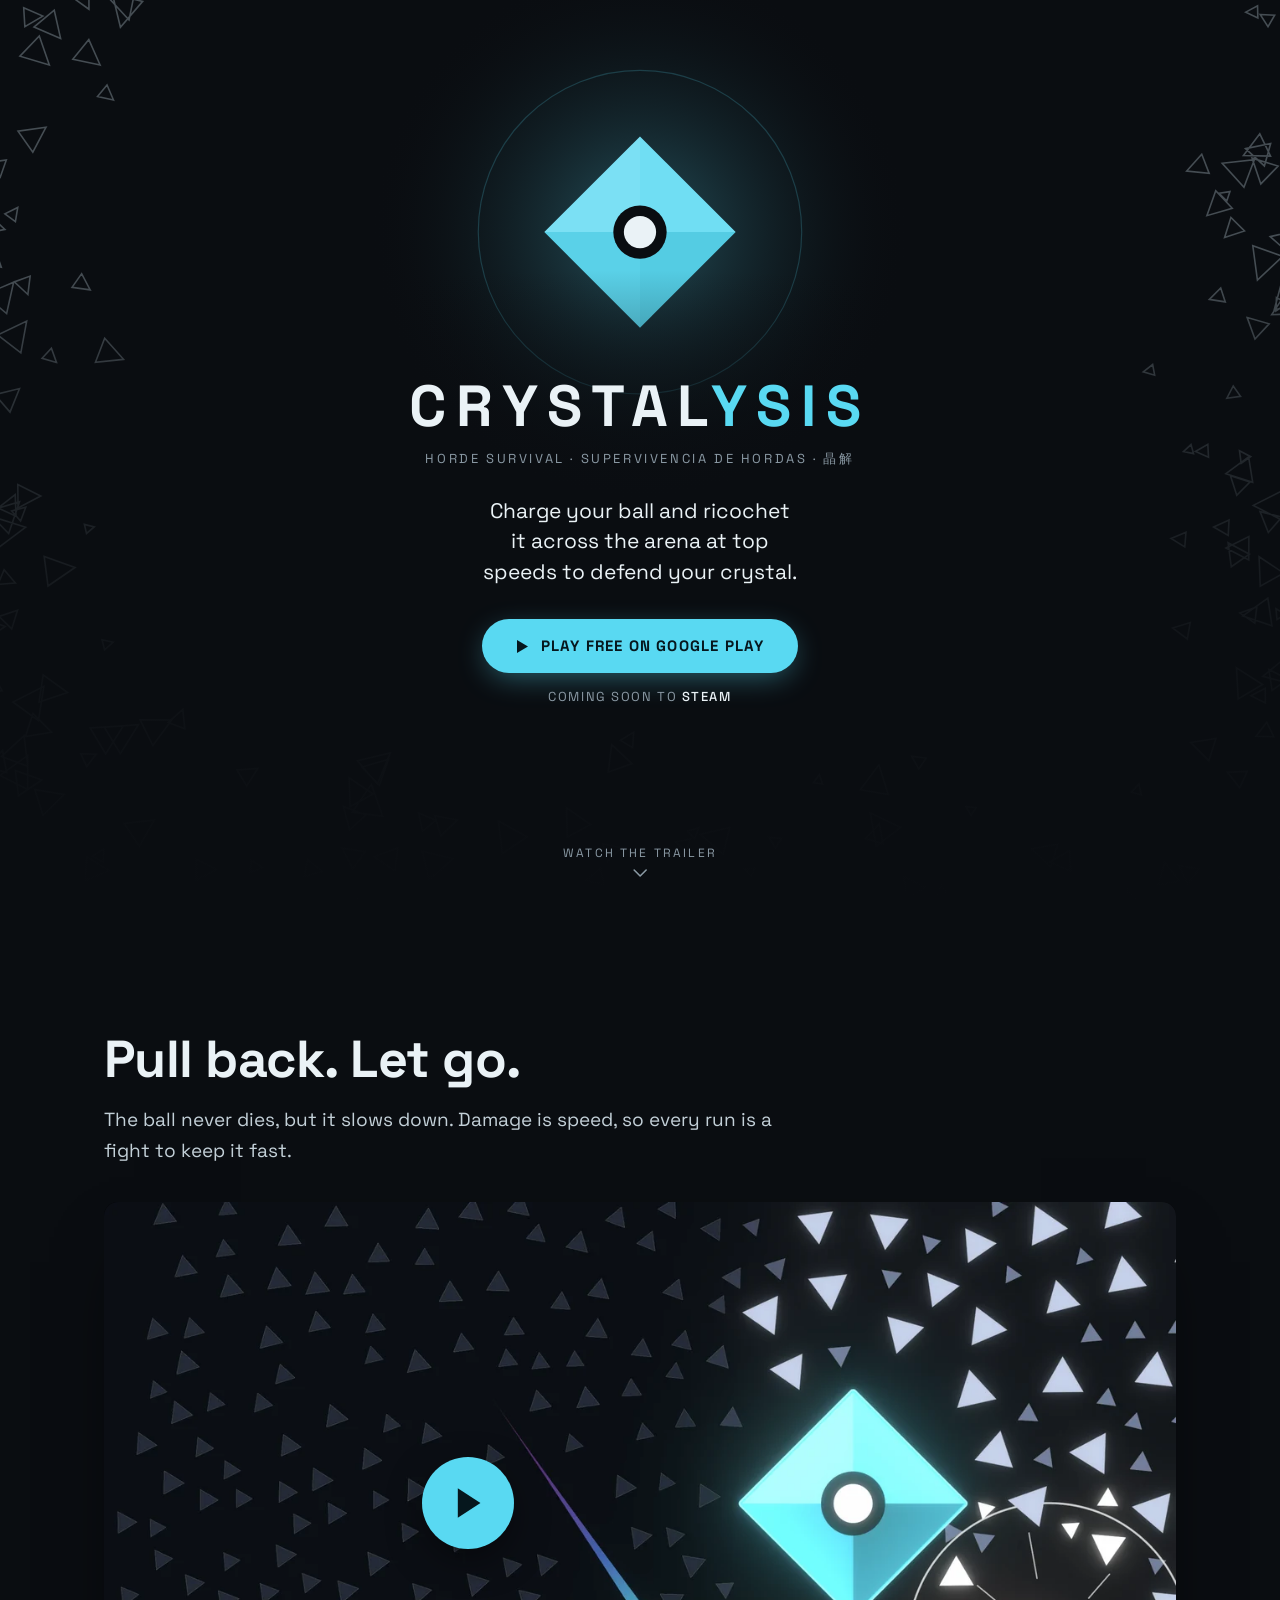
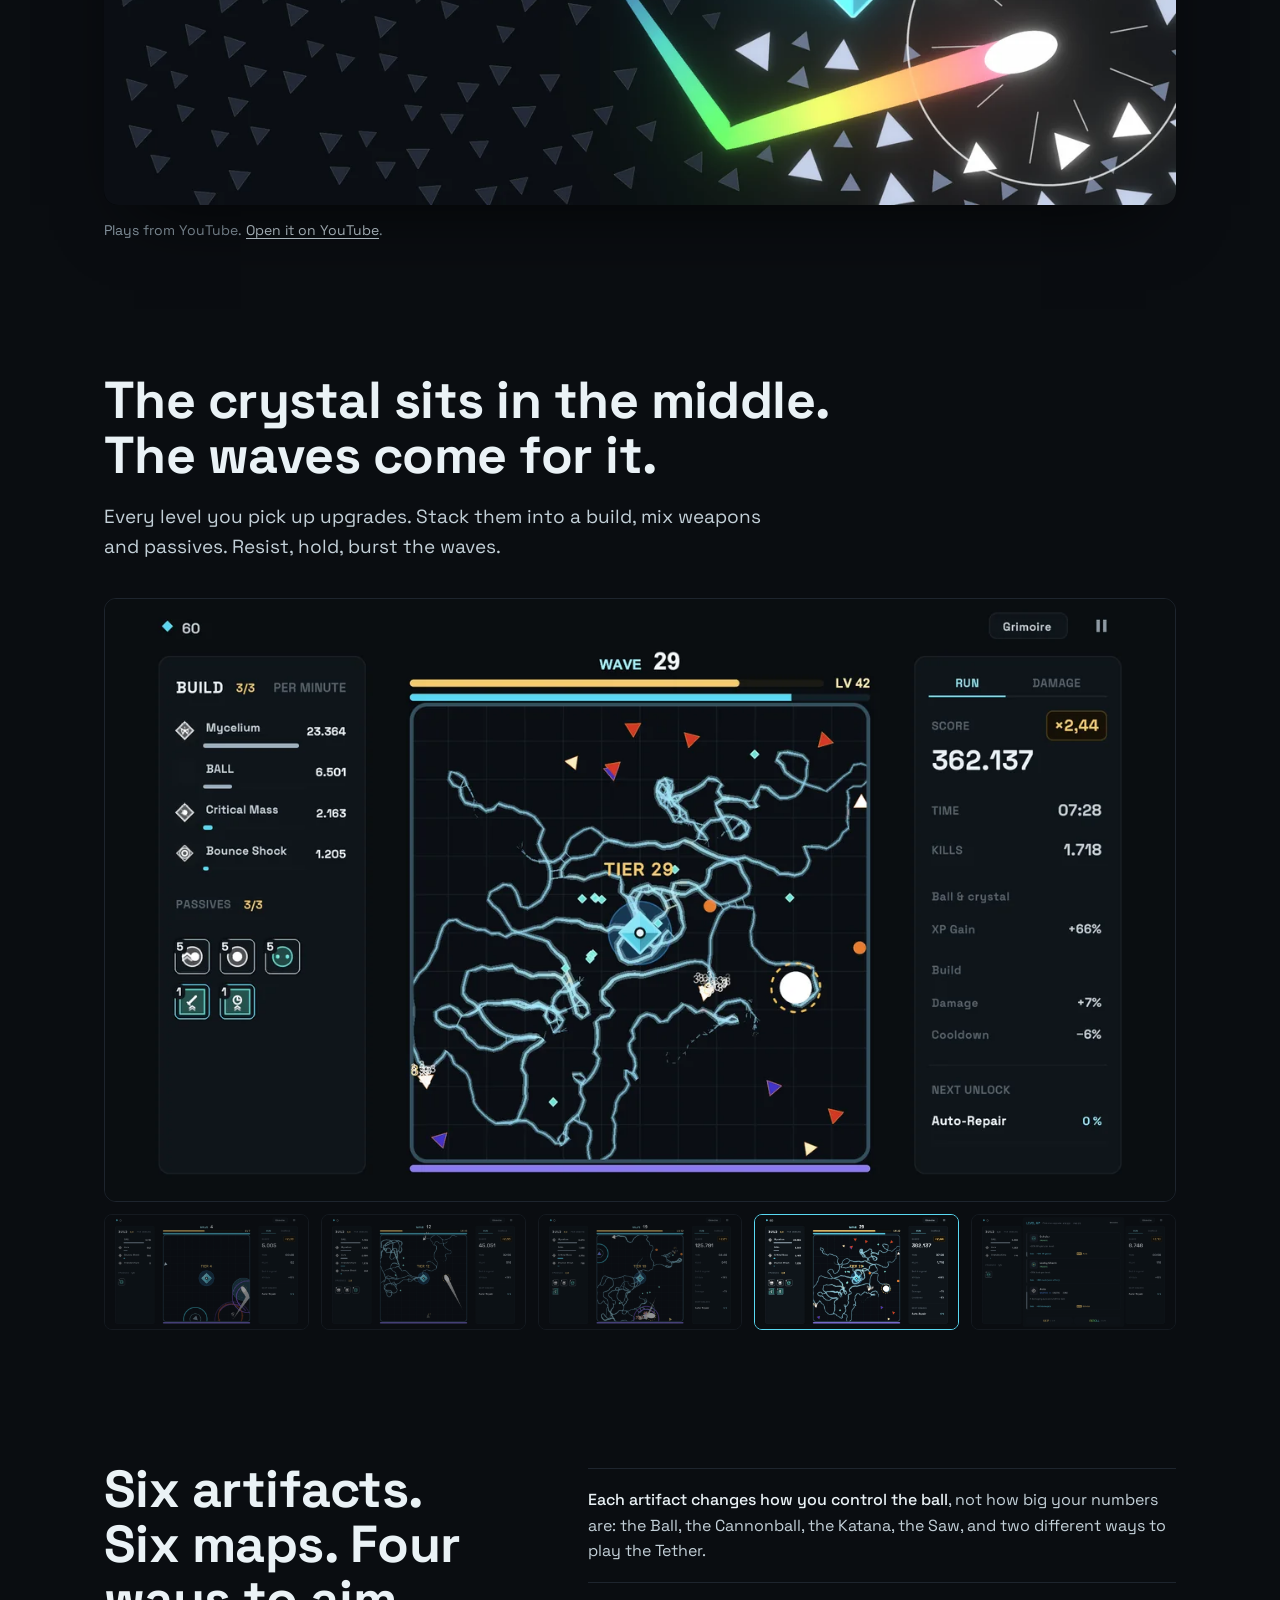
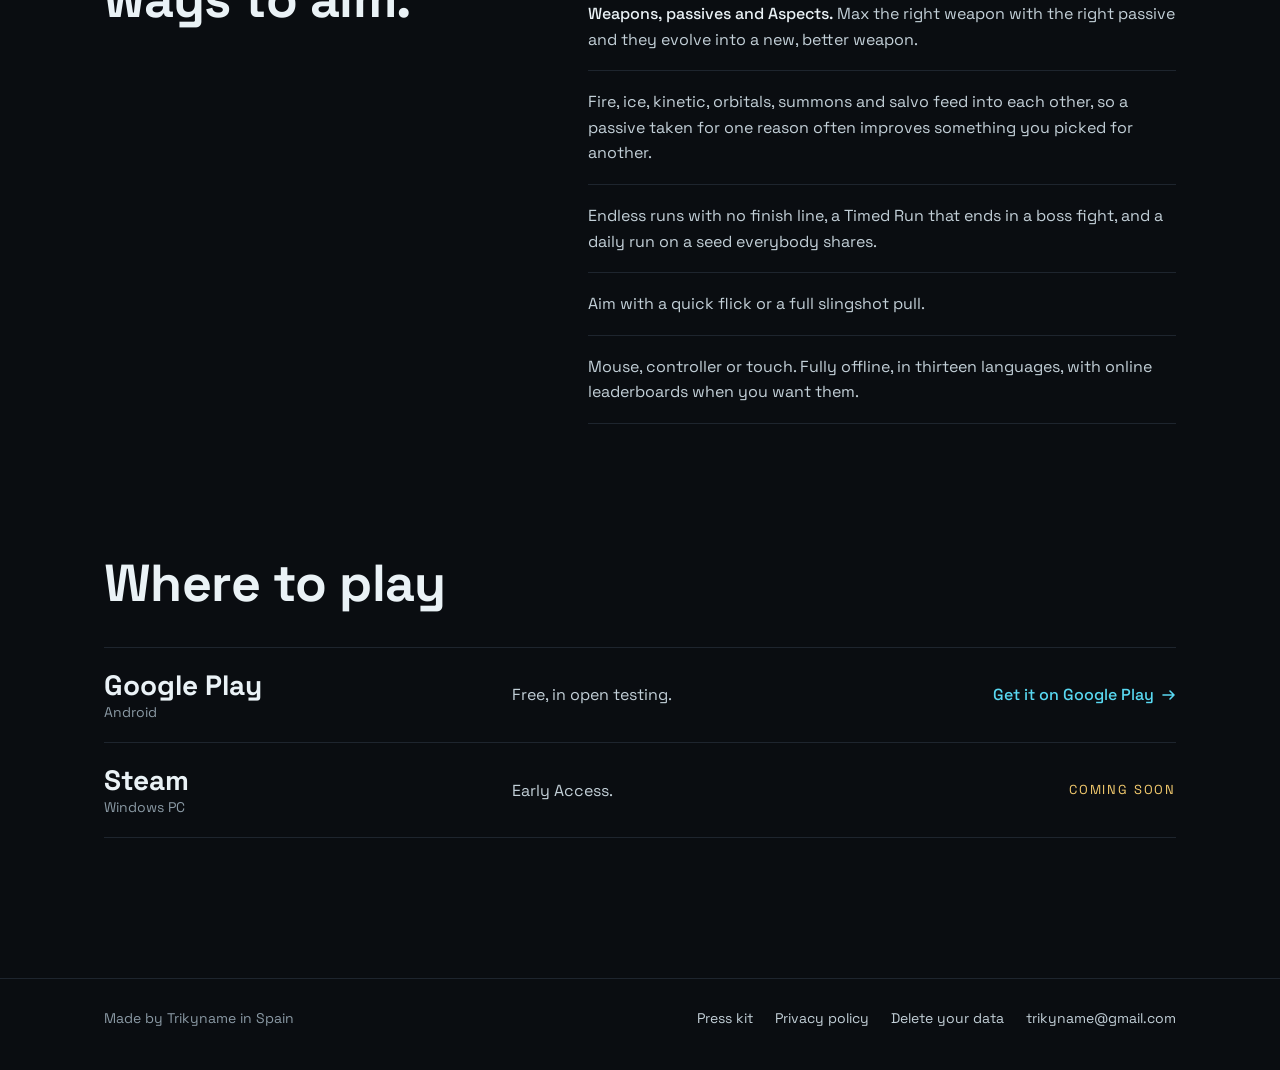
<file: index.html>
<!DOCTYPE html>
<html lang="en">
<head>
<meta charset="utf-8">
<meta name="viewport" content="width=device-width, initial-scale=1">
<title>Crystalysis — a slingshot roguelite</title>
<meta name="description" content="Crystalysis: charge your ball and ricochet it across the arena at top speeds to defend your crystal. Free on Google Play in open testing, coming soon to Steam in Early Access.">
<meta property="og:title" content="Crystalysis">
<meta property="og:description" content="Charge your ball and ricochet it across the arena at top speeds to defend your crystal. A fast-paced slingshot game with survivors-like builds and roguelite elements.">
<meta property="og:image" content="https://trikyname.github.io/crystalysis-site/img/og-1232x706.jpg">
<meta property="og:type" content="website">
<meta name="twitter:card" content="summary_large_image">
<link rel="icon" href="press/crystalysis-icon-512.png">
<link rel="preload" href="fonts/SpaceGrotesk-Bold.ttf" as="font" type="font/ttf" crossorigin>
<link rel="stylesheet" href="site.css">
<style>
  * { box-sizing: border-box; }
  body { font-family: var(--fuente); margin: 0; background: var(--arena); color: var(--texto-2);
         line-height: 1.6; overflow-x: hidden; }
  img { display: block; max-width: 100%; height: auto; }

  /* ── Primera pantalla: el menu del juego ──────────────────────────────────────────────── */
  .stage { position: relative; min-height: 100svh; display: grid; place-items: center;
           text-align: center; overflow: hidden; isolation: isolate; }
  .stage canvas { position: absolute; inset: 0; width: 100%; height: 100%; display: block; z-index: -2; }
  /* Sin viñeta radial: en el menu del juego el campo llega hasta el borde. Solo se protege la
     franja de abajo, que es donde vive el texto. */
  .stage .veil { position: absolute; inset: 0; z-index: -1; pointer-events: none;
                 background: linear-gradient(to bottom, rgba(10,13,17,0) 30%, rgba(10,13,17,.55) 48%,
                                                        rgba(10,13,17,.9) 72%, var(--arena) 100%); }
  .stage .inner { padding: 48px 20px 88px; pointer-events: none; }
  .stage .inner a, .stage .gem { pointer-events: auto; }

  .gem { width: 208px; height: 208px; margin: -24px auto 6px; cursor: pointer; border-radius: 50%; }

  .stage .wordmark { font-size: clamp(31px, 8.4vw, 58px); margin-bottom: 12px; }
  .tag { color: var(--texto-3); letter-spacing: .2em; font-size: 13px; text-transform: uppercase;
         margin: 0 auto 26px; max-width: 760px; text-wrap: balance; }
  .line { color: var(--texto-1); max-width: 30ch; margin: 0 auto 32px; font-size: clamp(17px, 2.3vw, 21px);
          line-height: 1.45; text-wrap: balance; }

  .quick { display: flex; flex-direction: column; align-items: center; gap: 14px; }
  .quick .soon { color: var(--texto-3); font-size: 13px; letter-spacing: .12em; text-transform: uppercase; }
  .quick .soon b { color: var(--texto-1); font-weight: 500; }

  #hint { height: 16px; margin: 0 0 18px; opacity: 0; transition: opacity .5s;
          color: var(--texto-3); font-size: 11px; letter-spacing: .18em; text-transform: uppercase; }
  #hint.on { opacity: .9; }
  #hint svg { vertical-align: -3px; margin-right: 7px; }

  .down { position: absolute; left: 50%; bottom: 22px; translate: -50% 0; color: var(--texto-3);
          text-decoration: none; font-size: 12px; letter-spacing: .18em; text-transform: uppercase;
          display: inline-flex; flex-direction: column; align-items: center; gap: 6px; }
  .down:hover { color: var(--texto-1); }

  /* ── El resto: un documento sobre la arena ───────────────────────────────────────────── */
  .wrap { max-width: 1120px; margin: 0 auto; padding: 0 24px; }
  section { padding: clamp(72px, 11vw, 132px) 0 0; }
  h2 { font-family: var(--fuente); font-weight: 700; color: var(--texto-1); letter-spacing: -.01em;
       font-size: clamp(30px, 4.6vw, 52px); line-height: 1.06; margin: 0 0 18px; text-wrap: balance; }
  .lede { font-size: clamp(17px, 1.8vw, 19px); max-width: 58ch; margin: 0; color: var(--texto-2); }

  /* Trailer: una portada con el arte de Steam; YouTube solo se carga al pulsar. */
  .trailer { margin-top: 36px; position: relative; aspect-ratio: 16 / 9; border-radius: 14px;
             overflow: hidden; background: #000; box-shadow: 0 30px 70px -30px rgba(0,0,0,.8); }
  .trailer button { all: unset; cursor: pointer; position: absolute; inset: 0; display: block; }
  .trailer img { width: 100%; height: 100%; object-fit: cover;
                 transition: transform .6s cubic-bezier(.16,1,.3,1), filter .3s; }
  /* A la izquierda del cristal: en el centro tapaba la estela de la bola. */
  .trailer .play { position: absolute; left: 34%; top: 50%; translate: -50% -50%; width: 92px; height: 92px;
                   border-radius: 50%; background: var(--cian); color: var(--sobre-cian);
                   display: grid; place-items: center; box-shadow: 0 12px 40px -8px rgba(0,0,0,.6);
                   transition: transform .25s cubic-bezier(.16,1,.3,1), background .15s; }
  .trailer button:hover img { transform: scale(1.02); filter: brightness(.82); }
  .trailer button:hover .play { transform: scale(1.08); background: var(--cian-hi); }
  .trailer button:focus-visible { outline: 2px solid var(--cian); outline-offset: -4px; border-radius: 14px; }
  .trailer iframe { position: absolute; inset: 0; width: 100%; height: 100%; border: 0; }
  .note { color: var(--texto-3); font-size: 14px; margin: 14px 0 0; }
  .note a { color: var(--texto-2); }

  /* Capturas: una grande y la tira para cambiarla. */
  .shots { margin-top: 36px; display: grid; gap: 12px; }
  .shots .big { display: block; border-radius: 12px; overflow: hidden; border: 1px solid var(--linea);
                background: var(--arena-2); }
  .shots .big img { aspect-ratio: 16 / 9; width: 100%; object-fit: cover; }
  .strip { display: grid; grid-template-columns: repeat(5, 1fr); gap: 12px; }
  .strip button { all: unset; display: block; cursor: pointer; border-radius: 8px; overflow: hidden;
                  border: 1px solid var(--linea); opacity: .55; transition: opacity .2s, border-color .2s; }
  .strip button:hover { opacity: .85; }
  .strip button[aria-pressed="true"] { opacity: 1; border-color: var(--cian); }
  .strip button:focus-visible { outline: 2px solid var(--cian); outline-offset: 2px; }
  .strip img { aspect-ratio: 16 / 9; width: 100%; object-fit: cover; }

  /* Lo que trae: filas con regla fina, sin tarjetas, y de largo distinto a proposito. */
  .facts { display: grid; grid-template-columns: minmax(0, 5fr) minmax(0, 7fr); gap: 24px 64px; align-items: start; }
  .facts ul { list-style: none; margin: 6px 0 0; padding: 0; }
  .facts li { padding: 18px 0; border-top: 1px solid var(--linea); color: var(--texto-2); max-width: 62ch; }
  .facts li:last-child { border-bottom: 1px solid var(--linea); }
  .facts li b { color: var(--texto-1); font-weight: 500; }

  /* Tiendas. El estado de cada una es un atributo: live enlaza, soon lo anuncia, off no sale.
     Cambiar una tienda de estado = cambiar su data-state (y su href). La portada lo lee de aqui. */
  #stores { list-style: none; margin: 36px 0 0; padding: 0; border-bottom: 1px solid var(--linea); }
  /* Columnas fijas: cada fila es su propia rejilla, y con una columna auto el texto del medio
     empezaba en una x distinta en cada tienda. */
  #stores li { display: grid; grid-template-columns: minmax(0, 1.2fr) minmax(0, 1fr) minmax(0, 1fr); gap: 8px 24px;
               align-items: center; padding: 22px 0; border-top: 1px solid var(--linea); }
  #stores li[data-state="off"] { display: none; }
  #stores .name { font-size: clamp(22px, 2.6vw, 28px); font-weight: 700; color: var(--texto-1); line-height: 1.1; }
  #stores .name small { display: block; font-size: 14px; font-weight: 400; color: var(--texto-3); margin-top: 4px; }
  #stores .go { justify-self: end; }
  #stores [data-state="soon"] .go { color: var(--ambar); font-size: 13px; letter-spacing: .14em;
                                    text-transform: uppercase; }
  #stores .go a { color: var(--cian); font-weight: 500; text-decoration: none; display: inline-flex;
                  align-items: center; gap: 8px; }
  #stores .go a:hover { color: var(--cian-hi); text-decoration: underline; }

  footer { margin-top: clamp(80px, 12vw, 140px); padding: 28px 0 40px; border-top: 1px solid var(--linea);
           color: var(--texto-3); font-size: 14px; }
  footer .wrap { display: flex; flex-wrap: wrap; justify-content: space-between; gap: 12px 28px; }
  footer nav { display: flex; flex-wrap: wrap; gap: 8px 22px; }
  footer a { color: var(--texto-2); text-decoration: none; }
  footer a:hover { color: var(--cian); text-decoration: underline; }

  @media (max-width: 760px) {
    .facts { grid-template-columns: 1fr; }
    .strip { grid-template-columns: repeat(5, 30%); overflow-x: auto; scroll-snap-type: x mandatory; padding-bottom: 4px; }
    .strip button { scroll-snap-align: start; }
    #stores li { grid-template-columns: 1fr; }
    #stores .go { justify-self: start; }
    .trailer .play { width: 68px; height: 68px; }
    .gem { width: 176px; height: 176px; }
    .tag { font-size: 12px; letter-spacing: .14em; }
  }
  @media (prefers-reduced-motion: reduce) {
    .trailer img, .trailer .play, #hint { transition: none; }
    .trailer button:hover img, .trailer button:hover .play { transform: none; }
  }
</style>
</head>
<body>

<header class="stage">
  <canvas id="arena" aria-hidden="true"></canvas>
  <div class="veil"></div>
  <div class="inner">
    <div id="gem" class="gem" role="button" tabindex="0" aria-label="Break the crystal"></div>
    <div id="hint">
      <svg width="13" height="15" viewBox="0 0 13 15" aria-hidden="true">
        <path d="M1 1 L1 11.4 L3.7 8.9 L5.6 13.4 L7.7 12.5 L5.9 8.2 L9.4 7.9 Z"
              fill="currentColor" stroke="currentColor" stroke-width="1.1" stroke-linejoin="round"/>
      </svg><span id="hint-text">click the crystal</span>
    </div>

    <h1 class="wordmark">CRYSTAL<span>YSIS</span></h1>
    <p class="tag">Horde survival · Supervivencia de hordas · 晶解</p>
    <p class="line">Charge your ball and ricochet it across the arena at top speeds to defend your crystal.</p>

    <!-- Se rellena desde #stores al cargar; esto es lo que se ve sin JavaScript. -->
    <div class="quick" id="quick">
      <a class="cta" href="https://play.google.com/store/apps/details?id=com.Trikyname.Crystalysis">
        <svg width="13" height="15" viewBox="0 0 13 15" aria-hidden="true"><path d="M1 1 L12 7.5 L1 14 Z" fill="currentColor"/></svg>
        <span>Play free on Google Play</span></a>
      <span class="soon">Coming soon to <b>Steam</b></span>
    </div>
  </div>
  <a class="down" href="#trailer">Watch the trailer
    <svg width="14" height="9" viewBox="0 0 14 9" aria-hidden="true"><path d="M1 1 L7 7 L13 1" fill="none" stroke="currentColor" stroke-width="1.6" stroke-linecap="round" stroke-linejoin="round"/></svg></a>
</header>

<main>

<section id="trailer">
  <div class="wrap">
    <h2>Pull back. Let go.</h2>
    <p class="lede">The ball never dies, but it slows down. Damage is speed, so every run is a fight
    to keep it fast.</p>
    <div class="trailer">
      <button type="button" id="play-trailer" aria-label="Play the Crystalysis trailer">
        <img src="img/trailer-poster.webp" width="1280" height="720" alt="" loading="lazy">
        <span class="play" aria-hidden="true">
          <svg width="30" height="34" viewBox="0 0 13 15"><path d="M2 1 L12 7.5 L2 14 Z" fill="currentColor"/></svg>
        </span>
      </button>
    </div>
    <p class="note">Plays from YouTube. <a href="https://youtu.be/qAkrmIxKML0">Open it on YouTube</a>.</p>
  </div>
</section>

<section id="screens">
  <div class="wrap">
    <h2>The crystal sits in the middle. The waves come for it.</h2>
    <p class="lede">Every level you pick up upgrades. Stack them into a build, mix weapons and
    passives. Resist, hold, burst the waves.</p>
    <div class="shots">
      <a class="big" id="big" href="press/screenshots-pc/crystalysis-pc-04-full-screen.png">
        <img id="big-img" src="img/crystalysis-pc-04-full-screen.webp" width="1280" height="720"
             alt="Wave 29 on PC: the arena full of enemy trails, the build on the left and the score on the right" loading="lazy">
      </a>
      <div class="strip" role="group" aria-label="Screenshots">
        <button type="button" data-shot="crystalysis-pc-01-early" aria-pressed="false"><img src="img/crystalysis-pc-01-early.webp" width="1280" height="720" alt="Wave 4, early in a run" loading="lazy"></button>
        <button type="button" data-shot="crystalysis-pc-02-ball-in-flight" aria-pressed="false"><img src="img/crystalysis-pc-02-ball-in-flight.webp" width="1280" height="720" alt="Wave 12, the ball in flight" loading="lazy"></button>
        <button type="button" data-shot="crystalysis-pc-03-mid-run" aria-pressed="false"><img src="img/crystalysis-pc-03-mid-run.webp" width="1280" height="720" alt="Wave 19, mid run" loading="lazy"></button>
        <button type="button" data-shot="crystalysis-pc-04-full-screen" aria-pressed="true"><img src="img/crystalysis-pc-04-full-screen.webp" width="1280" height="720" alt="Wave 29 on PC: the arena full of enemy trails, the build on the left and the score on the right" loading="lazy"></button>
        <button type="button" data-shot="crystalysis-pc-05-level-up" aria-pressed="false"><img src="img/crystalysis-pc-05-level-up.webp" width="1280" height="720" alt="Picking an upgrade on level up" loading="lazy"></button>
      </div>
    </div>
  </div>
</section>

<section id="features">
  <div class="wrap facts">
    <h2>Six artifacts. Six maps. Four ways to aim.</h2>
    <ul>
      <li><b>Each artifact changes how you control the ball</b>, not how big your numbers are: the
        Ball, the Cannonball, the Katana, the Saw, and two different ways to play the Tether.</li>
      <li><b>Weapons, passives and Aspects.</b> Max the right weapon with the right passive and they
        evolve into a new, better weapon.</li>
      <li>Fire, ice, kinetic, orbitals, summons and salvo feed into each other, so a passive taken for
        one reason often improves something you picked for another.</li>
      <li>Endless runs with no finish line, a Timed Run that ends in a boss fight, and a daily run on a
        seed everybody shares.</li>
      <li>Aim with a quick flick or a full slingshot pull.</li>
      <li>Mouse, controller or touch. Fully offline, in thirteen languages, with online leaderboards
        when you want them.</li>
    </ul>
  </div>
</section>

<section id="play">
  <div class="wrap">
    <h2>Where to play</h2>
    <ul id="stores">
      <li data-state="live" data-short="Google Play">
        <span class="name">Google Play<small>Android</small></span>
        <span class="what">Free, in open testing.</span>
        <span class="go"><a href="https://play.google.com/store/apps/details?id=com.Trikyname.Crystalysis">Get it on Google Play
          <svg width="14" height="10" viewBox="0 0 14 10" aria-hidden="true"><path d="M1 5 H12 M8 1 L12 5 L8 9" fill="none" stroke="currentColor" stroke-width="1.6" stroke-linecap="round" stroke-linejoin="round"/></svg></a></span>
      </li>
      <!-- Cuando la ficha sea publica: data-state="live" y un enlace dentro de .go
           (Wishlist on Steam → https://store.steampowered.com/app/5282020/). -->
      <li data-state="soon" data-short="Steam">
        <span class="name">Steam<small>Windows PC</small></span>
        <span class="what">Early Access.</span>
        <span class="go">Coming soon</span>
      </li>
      <!-- La demo de itch sale despues de que la ficha de Steam sea publica. Falta su URL. -->
      <li data-state="off" data-short="itch.io">
        <span class="name">itch.io<small>Browser and Windows</small></span>
        <span class="what">Free demo.</span>
        <span class="go"><a href="">Play the demo
          <svg width="14" height="10" viewBox="0 0 14 10" aria-hidden="true"><path d="M1 5 H12 M8 1 L12 5 L8 9" fill="none" stroke="currentColor" stroke-width="1.6" stroke-linecap="round" stroke-linejoin="round"/></svg></a></span>
      </li>
      <!-- Cuando Apple la apruebe: data-state="live" y el enlace real de la App Store. -->
      <li data-state="off" data-short="the App Store">
        <span class="name">App Store<small>iPhone and iPad</small></span>
        <span class="what">Free.</span>
        <span class="go"><a href="">Download on the App Store
          <svg width="14" height="10" viewBox="0 0 14 10" aria-hidden="true"><path d="M1 5 H12 M8 1 L12 5 L8 9" fill="none" stroke="currentColor" stroke-width="1.6" stroke-linecap="round" stroke-linejoin="round"/></svg></a></span>
      </li>
    </ul>
  </div>
</section>

</main>

<footer>
  <div class="wrap">
    <span>Made by Trikyname in Spain</span>
    <nav aria-label="Site">
      <a href="press.html">Press kit</a>
      <a href="privacy.html">Privacy policy</a>
      <a href="delete-data.html">Delete your data</a>
      <a href="mailto:trikyname@gmail.com">trikyname@gmail.com</a>
    </nav>
  </div>
</footer>

<script src="arena.js"></script>
<script>
  // La portada lee las tiendas de #stores: la primera "live" es el boton, el resto se nombra debajo.
  (function () {
    var rows = document.querySelectorAll('#stores li');
    var live = [], soon = [];
    for (var i = 0; i < rows.length; i++) {
      var s = rows[i].getAttribute('data-state');
      if (s === 'live') live.push(rows[i].getAttribute('data-short'));
      else if (s === 'soon') soon.push(rows[i].getAttribute('data-short'));
    }
    var first = document.querySelector('#stores li[data-state="live"] .go a');
    if (!first) return;
    var quick = document.getElementById('quick');
    quick.querySelector('.cta').href = first.href;
    if (live[0] !== 'Google Play') quick.querySelector('.cta span').textContent = first.textContent.trim();
    var parts = [];
    if (live.length > 1) parts.push('Also on <b>' + live.slice(1).join('</b>, <b>') + '</b>');
    if (soon.length) parts.push('Coming soon to <b>' + soon.join('</b> and <b>') + '</b>');
    var line = quick.querySelector('.soon');
    if (parts.length) line.innerHTML = parts.join(' · '); else line.remove();
  })();

  // Capturas: la tira cambia la grande y su enlace al PNG completo.
  (function () {
    var big = document.getElementById('big'), img = document.getElementById('big-img');
    var btns = document.querySelectorAll('.strip button');
    for (var i = 0; i < btns.length; i++) btns[i].addEventListener('click', function () {
      var id = this.getAttribute('data-shot');
      img.src = 'img/' + id + '.webp';
      img.alt = this.querySelector('img').alt;
      big.href = 'press/screenshots-pc/' + id + '.png';
      for (var j = 0; j < btns.length; j++) btns[j].setAttribute('aria-pressed', String(btns[j] === this));
    });
  })();

  // Trailer: YouTube (sin cookies) solo cuando se pide.
  document.getElementById('play-trailer').addEventListener('click', function () {
    var f = document.createElement('iframe');
    f.src = 'https://www.youtube-nocookie.com/embed/qAkrmIxKML0?autoplay=1&rel=0';
    f.title = 'Crystalysis trailer';
    f.allow = 'autoplay; encrypted-media; picture-in-picture; fullscreen';
    f.allowFullscreen = true;
    this.parentNode.replaceChild(f, this);
  });

  var hint = document.getElementById('hint');
  if (matchMedia('(pointer: coarse)').matches) {
    document.getElementById('hint-text').textContent = 'tap the crystal';
  }
  var arena = Arena(document.getElementById('arena'), {
    chase: true, density: 30, gem: document.getElementById('gem')
  });
  // La pista sale tras 3,5 s de quietud y no vuelve: un signifier que no se apaga es ruido.
  setTimeout(function () { if (!arena.hasInteracted()) hint.classList.add('on'); }, 3500);
  addEventListener('pointerdown', function () { hint.classList.remove('on'); });
  addEventListener('pointermove', function () { if (arena.hasInteracted()) hint.classList.remove('on'); });
</script>
</body>
</html>
</file>
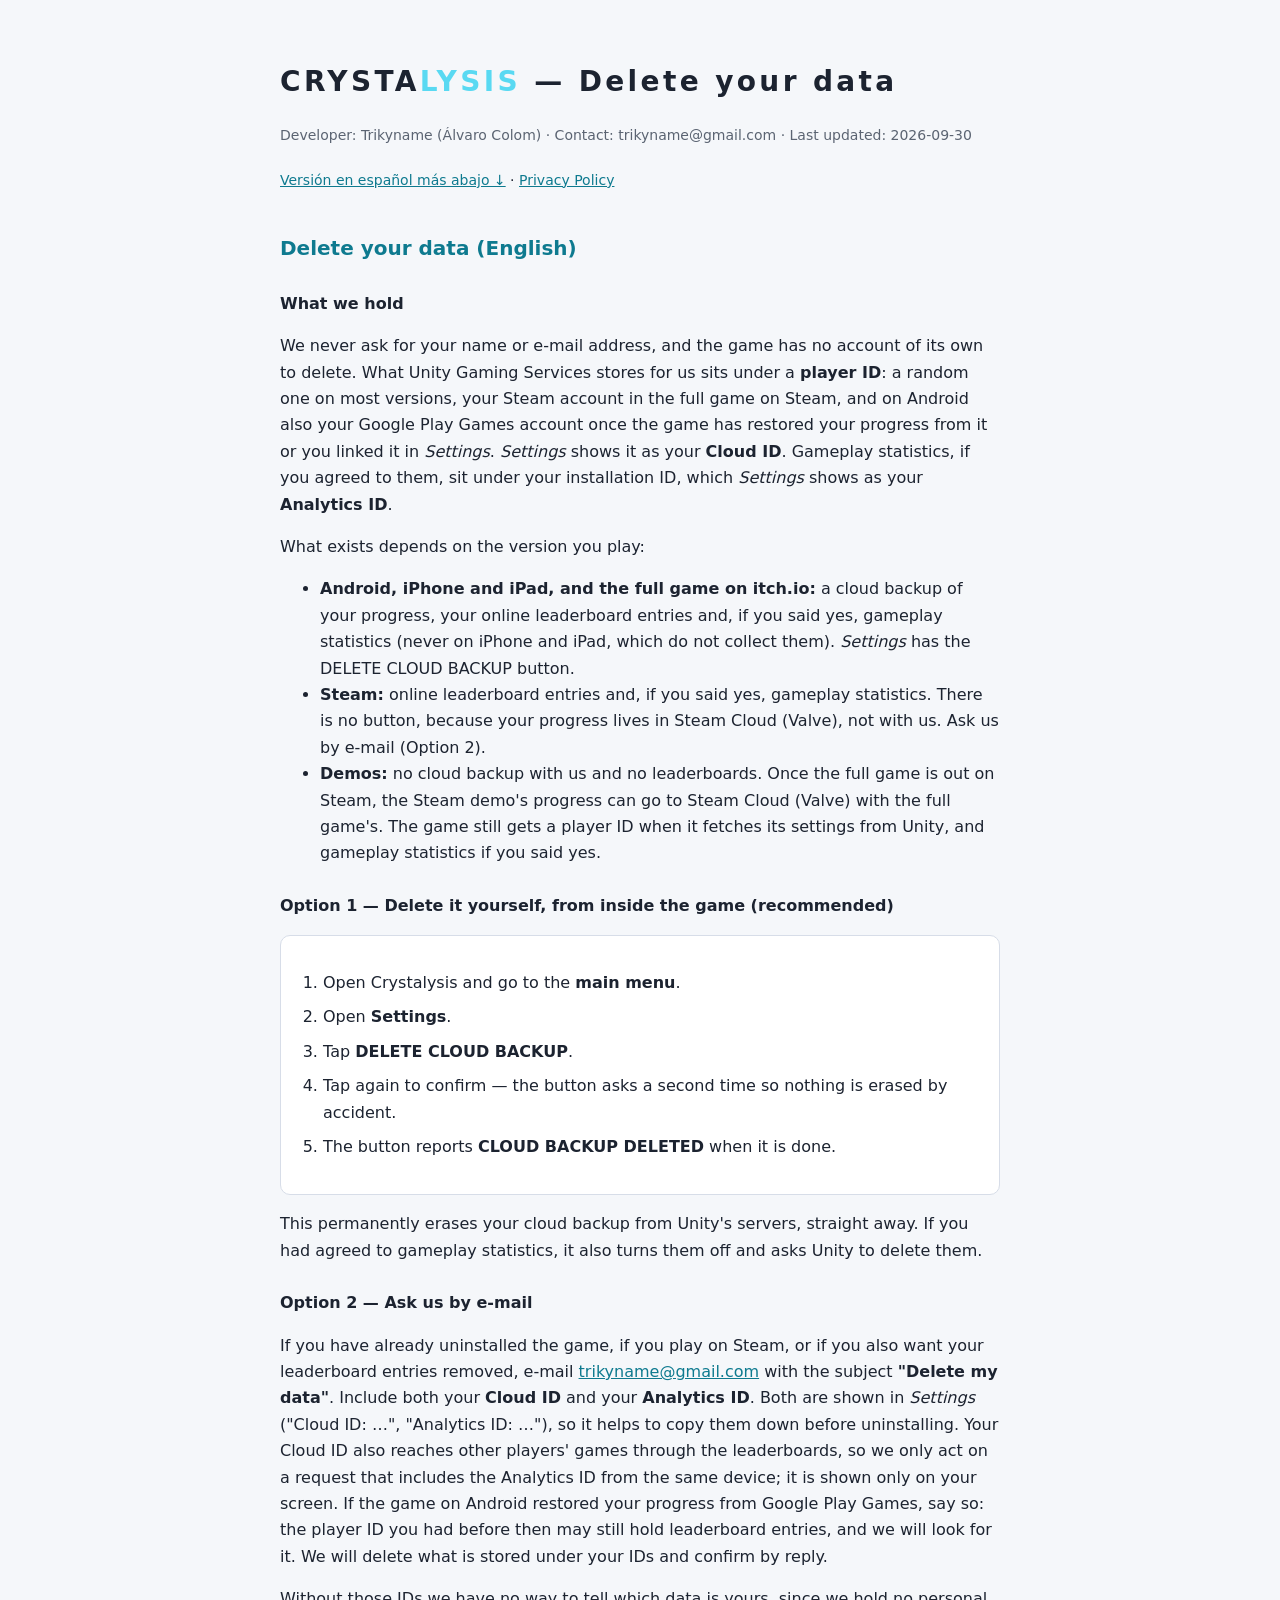
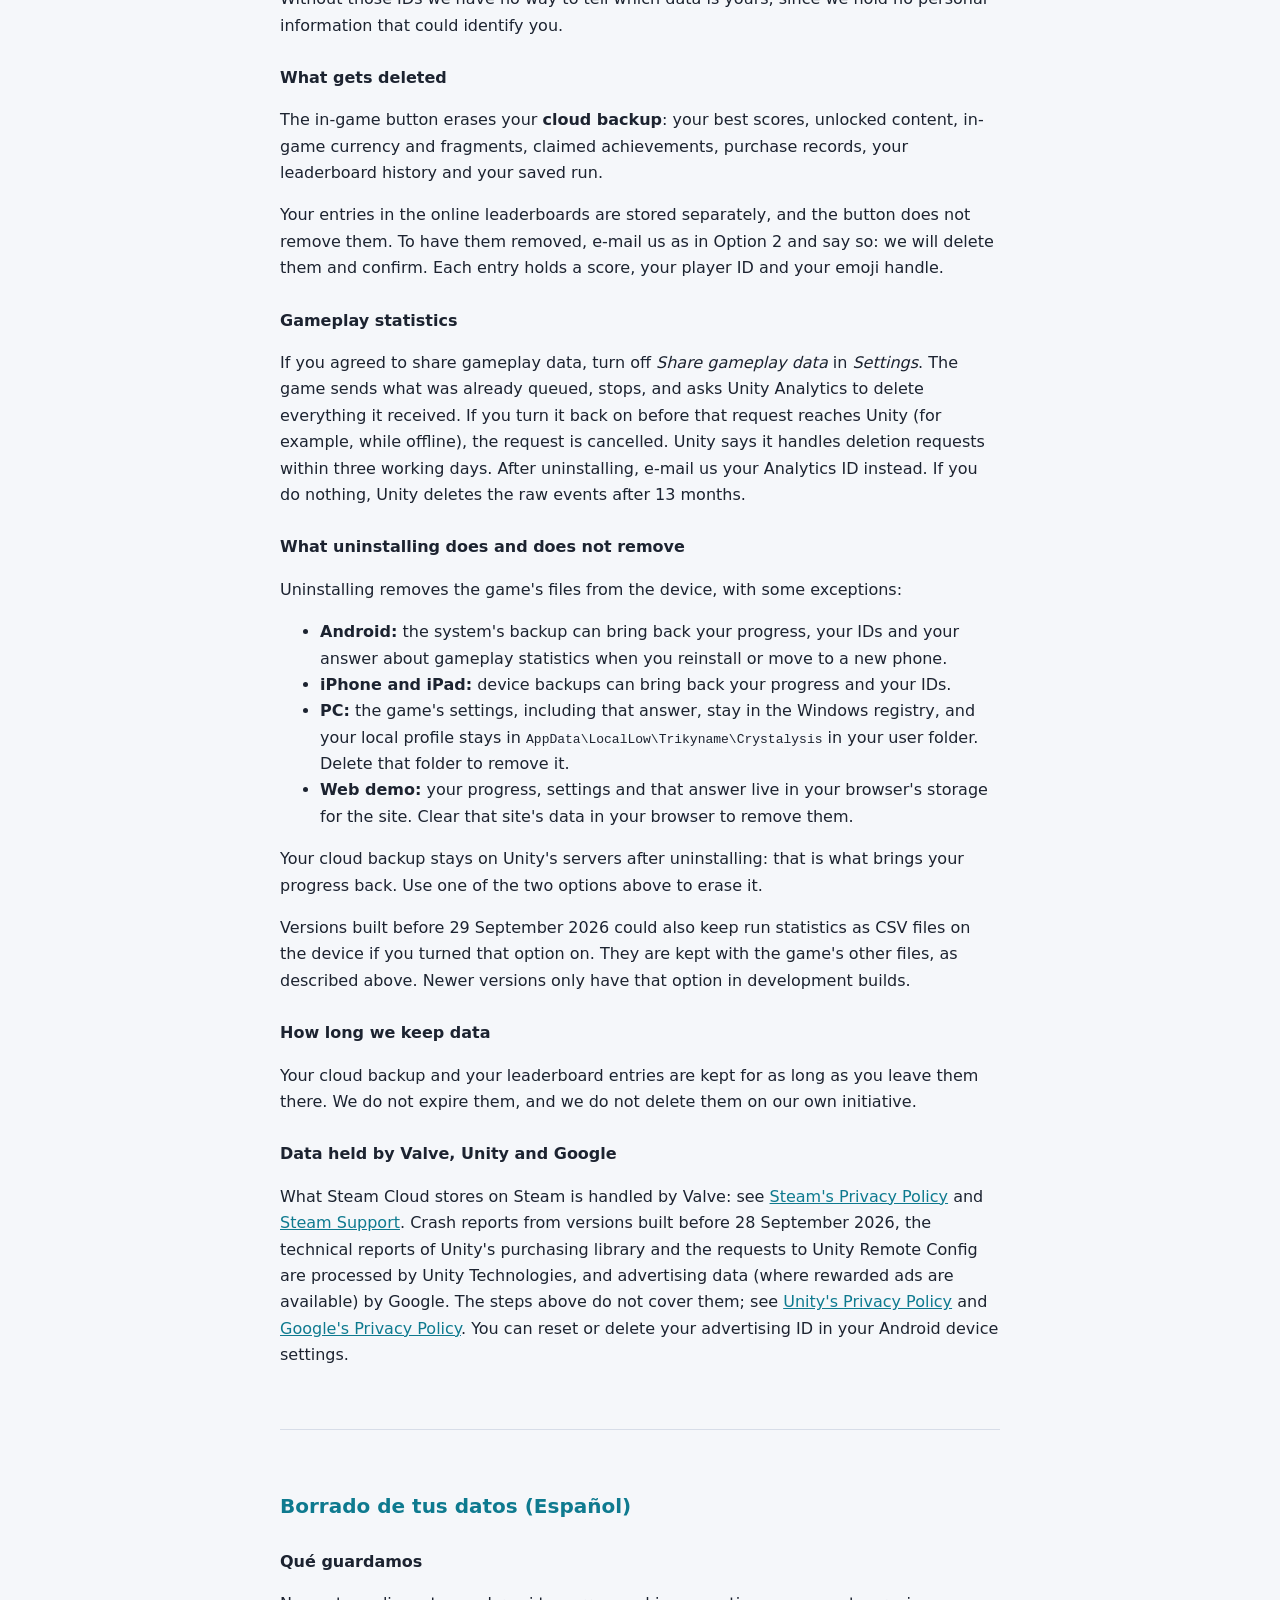
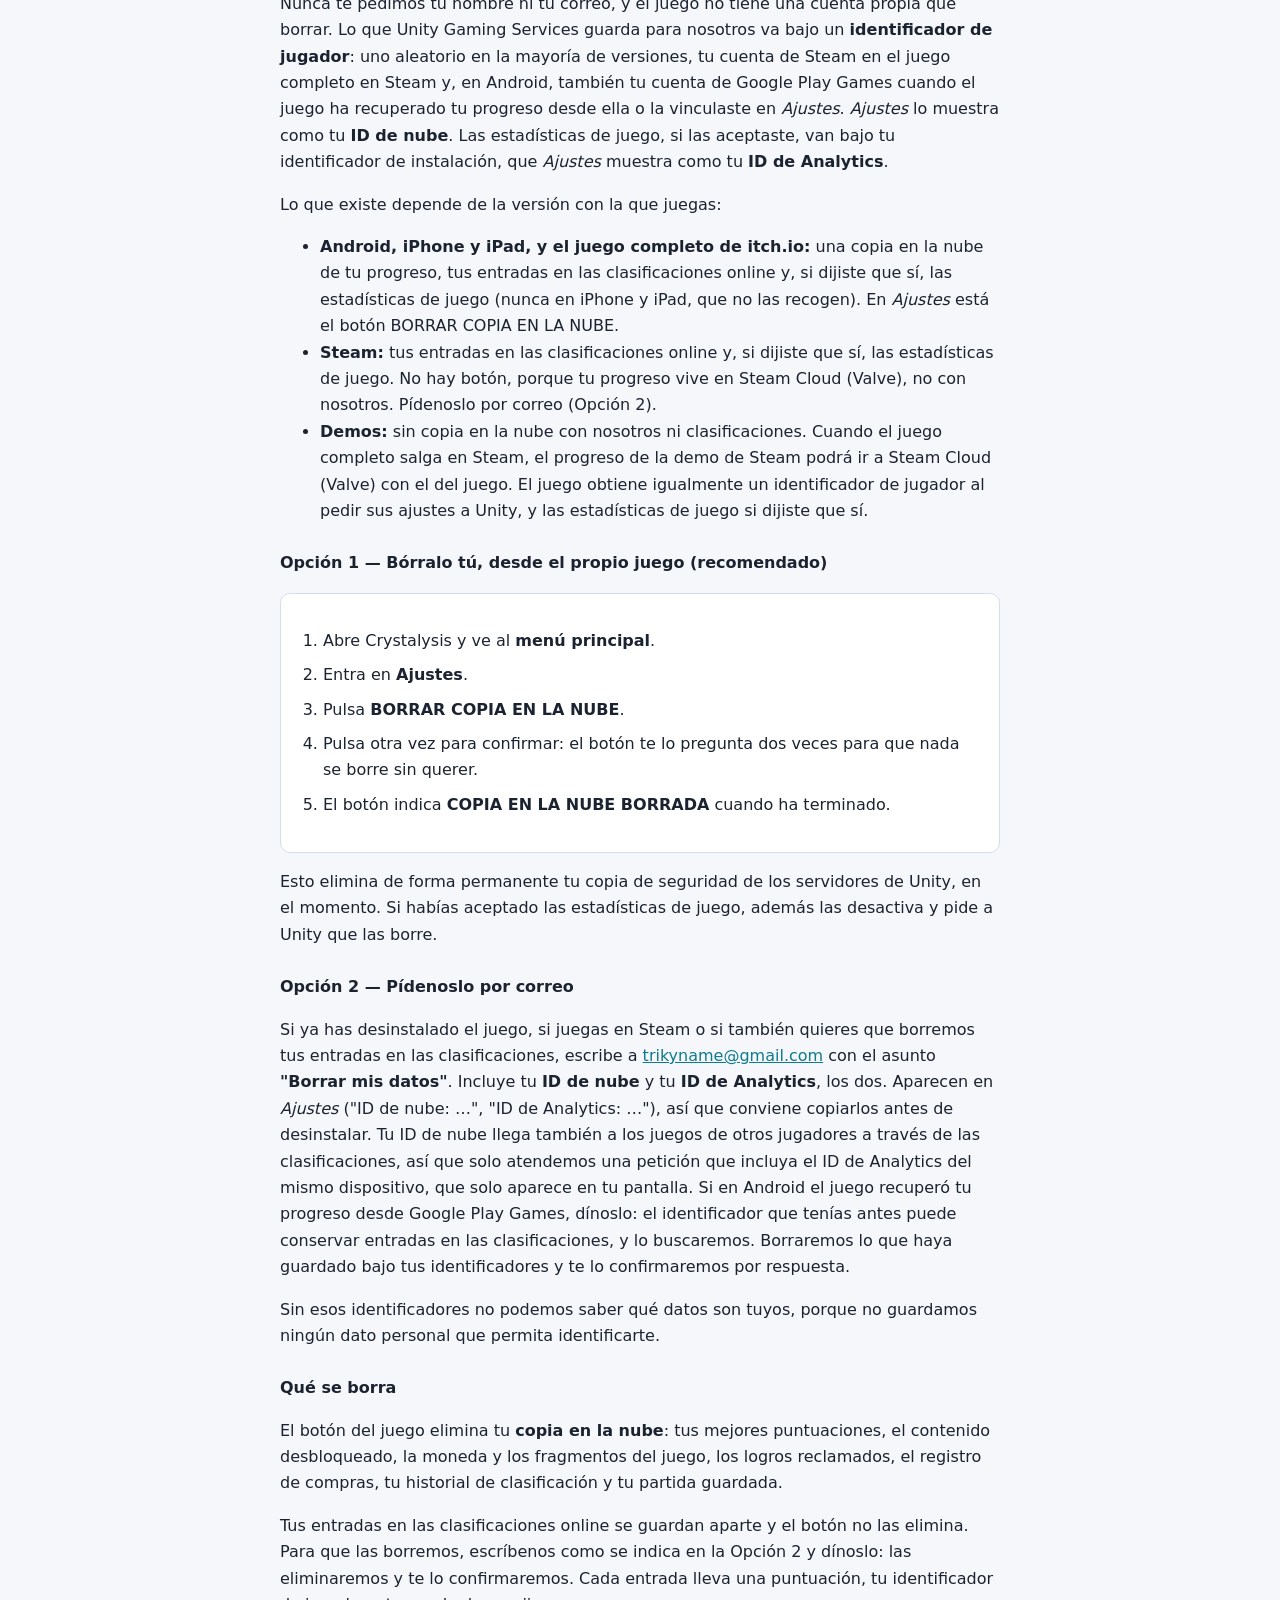
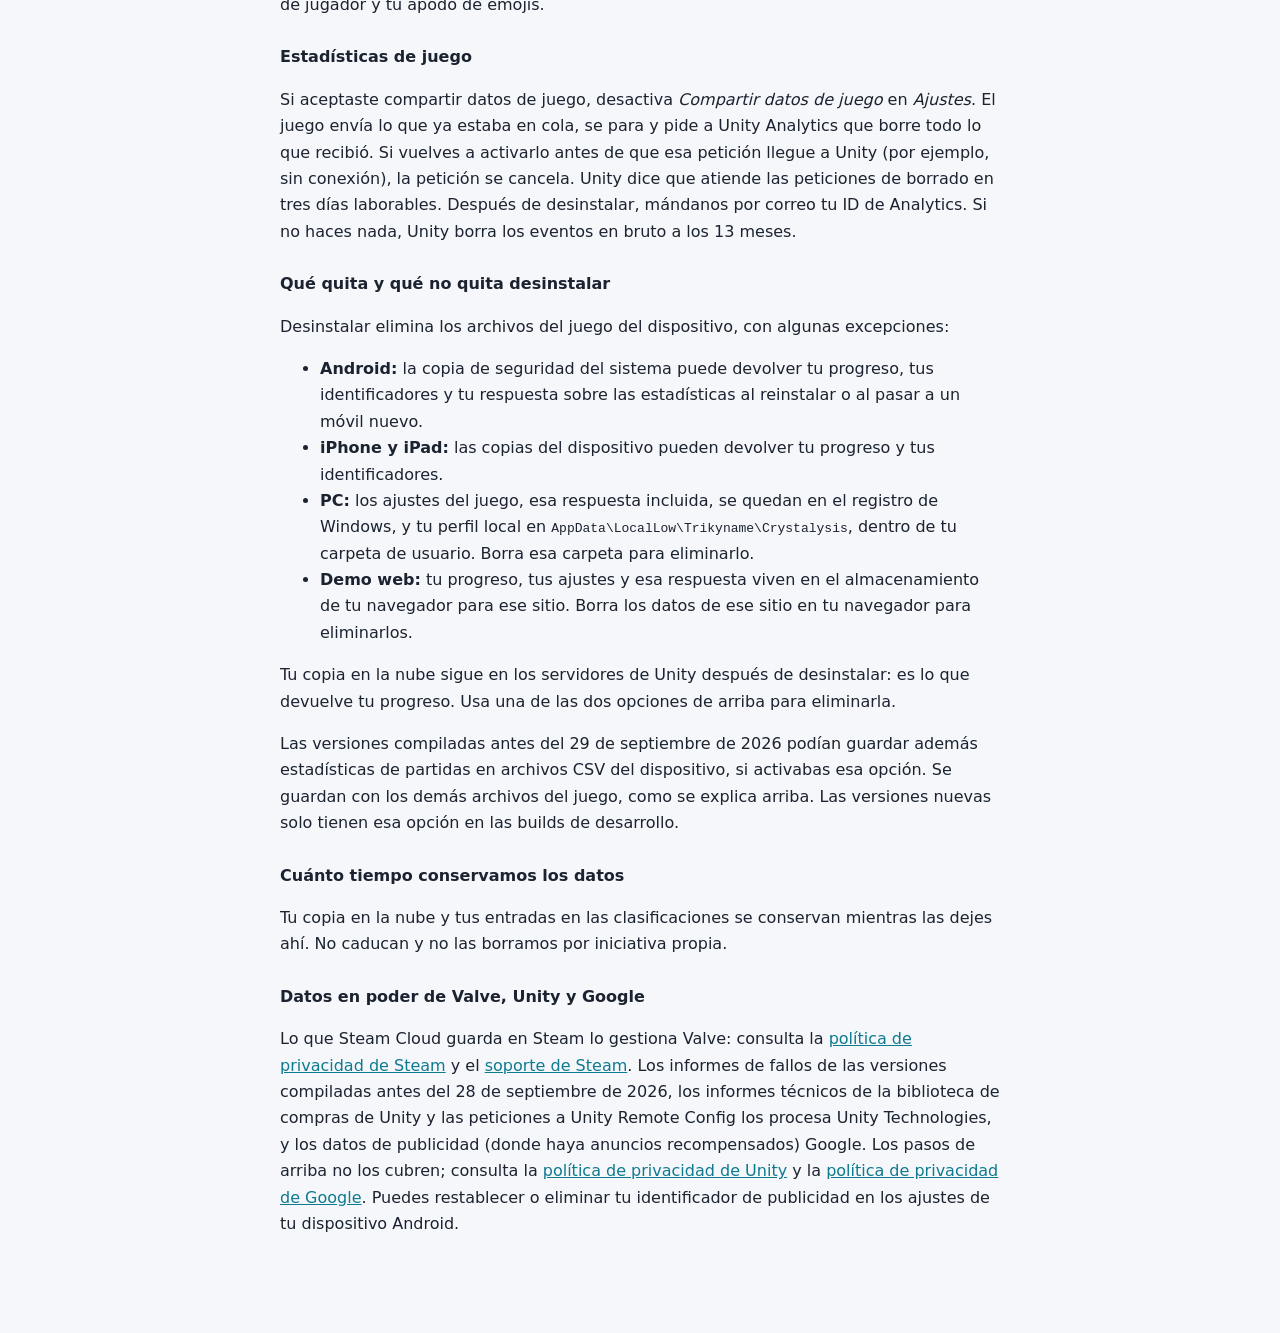
<file: delete-data.html>
<!DOCTYPE html>
<html lang="en">
<head>
<meta charset="utf-8">
<meta name="viewport" content="width=device-width, initial-scale=1">
<title>Crystalysis — Delete your data</title>
<style>
  :root { color-scheme: light dark; }
  body { font-family: system-ui, -apple-system, "Segoe UI", sans-serif; margin: 0; padding: 40px 20px 80px;
         background: #0a0d16; color: #dbe2ee; line-height: 1.65; }
  main { max-width: 720px; margin: 0 auto; }
  h1 { font-size: 28px; letter-spacing: .12em; }
  h1 span { color: #59d9f2; }
  h2 { margin-top: 40px; font-size: 20px; color: #9beaf8; }
  h3 { margin-top: 26px; font-size: 16px; }
  a { color: #59d9f2; }
  .meta { color: #7c8698; font-size: 14px; }
  .lang { margin: 22px 0 34px; font-size: 14px; }
  hr { border: none; border-top: 1px solid #1d2433; margin: 60px 0; }
  ol { padding-left: 22px; }
  ol li { margin: 8px 0; }
  .steps { background: #121826; border: 1px solid #1d2433; border-radius: 10px; padding: 18px 20px; }
  @media (prefers-color-scheme: light) {
    body { background: #f5f7fa; color: #1c2330; }
    h2 { color: #0e7a8f; } a { color: #0e7a8f; }
    hr { border-top-color: #d7dde8; } .meta { color: #5b6472; }
    .steps { background: #fff; border-color: #d7dde8; }
  }
</style>
</head>
<body>
<main>
<h1>CRYSTA<span>LYSIS</span> — Delete your data</h1>
<p class="meta">Developer: Trikyname (Álvaro Colom) · Contact: trikyname@gmail.com · Last updated: 2026-09-30</p>
<p class="lang"><a href="#es">Versión en español más abajo ↓</a> · <a href="privacy.html">Privacy Policy</a></p>

<h2 id="en">Delete your data (English)</h2>

<h3>What we hold</h3>
<p>We never ask for your name or e-mail address, and the game has no account of its own to delete. What Unity Gaming Services stores for us sits under a <b>player ID</b>: a random one on most versions, your Steam account in the full game on Steam, and on Android also your Google Play Games account once the game has restored your progress from it or you linked it in <i>Settings</i>. <i>Settings</i> shows it as your <b>Cloud ID</b>. Gameplay statistics, if you agreed to them, sit under your installation ID, which <i>Settings</i> shows as your <b>Analytics ID</b>.</p>
<p>What exists depends on the version you play:</p>
<ul>
  <li><b>Android, iPhone and iPad, and the full game on itch.io:</b> a cloud backup of your progress, your online leaderboard entries and, if you said yes, gameplay statistics (never on iPhone and iPad, which do not collect them). <i>Settings</i> has the DELETE CLOUD BACKUP button.</li>
  <li><b>Steam:</b> online leaderboard entries and, if you said yes, gameplay statistics. There is no button, because your progress lives in Steam Cloud (Valve), not with us. Ask us by e-mail (Option 2).</li>
  <li><b>Demos:</b> no cloud backup with us and no leaderboards. Once the full game is out on Steam, the Steam demo's progress can go to Steam Cloud (Valve) with the full game's. The game still gets a player ID when it fetches its settings from Unity, and gameplay statistics if you said yes.</li>
</ul>

<h3>Option 1 — Delete it yourself, from inside the game (recommended)</h3>
<div class="steps">
<ol>
  <li>Open Crystalysis and go to the <b>main menu</b>.</li>
  <li>Open <b>Settings</b>.</li>
  <li>Tap <b>DELETE CLOUD BACKUP</b>.</li>
  <li>Tap again to confirm — the button asks a second time so nothing is erased by accident.</li>
  <li>The button reports <b>CLOUD BACKUP DELETED</b> when it is done.</li>
</ol>
</div>
<p>This permanently erases your cloud backup from Unity's servers, straight away. If you had agreed to gameplay statistics, it also turns them off and asks Unity to delete them.</p>

<h3>Option 2 — Ask us by e-mail</h3>
<p>If you have already uninstalled the game, if you play on Steam, or if you also want your leaderboard entries removed, e-mail <a href="mailto:trikyname@gmail.com">trikyname@gmail.com</a> with the subject <b>"Delete my data"</b>. Include both your <b>Cloud ID</b> and your <b>Analytics ID</b>. Both are shown in <i>Settings</i> ("Cloud ID: …", "Analytics ID: …"), so it helps to copy them down before uninstalling. Your Cloud ID also reaches other players' games through the leaderboards, so we only act on a request that includes the Analytics ID from the same device; it is shown only on your screen. If the game on Android restored your progress from Google Play Games, say so: the player ID you had before then may still hold leaderboard entries, and we will look for it. We will delete what is stored under your IDs and confirm by reply.</p>
<p>Without those IDs we have no way to tell which data is yours, since we hold no personal information that could identify you.</p>

<h3>What gets deleted</h3>
<p>The in-game button erases your <b>cloud backup</b>: your best scores, unlocked content, in-game currency and fragments, claimed achievements, purchase records, your leaderboard history and your saved run.</p>
<p>Your entries in the online leaderboards are stored separately, and the button does not remove them. To have them removed, e-mail us as in Option 2 and say so: we will delete them and confirm. Each entry holds a score, your player ID and your emoji handle.</p>

<h3>Gameplay statistics</h3>
<p>If you agreed to share gameplay data, turn off <i>Share gameplay data</i> in <i>Settings</i>. The game sends what was already queued, stops, and asks Unity Analytics to delete everything it received. If you turn it back on before that request reaches Unity (for example, while offline), the request is cancelled. Unity says it handles deletion requests within three working days. After uninstalling, e-mail us your Analytics ID instead. If you do nothing, Unity deletes the raw events after 13 months.</p>

<h3>What uninstalling does and does not remove</h3>
<p>Uninstalling removes the game's files from the device, with some exceptions:</p>
<ul>
  <li><b>Android:</b> the system's backup can bring back your progress, your IDs and your answer about gameplay statistics when you reinstall or move to a new phone.</li>
  <li><b>iPhone and iPad:</b> device backups can bring back your progress and your IDs.</li>
  <li><b>PC:</b> the game's settings, including that answer, stay in the Windows registry, and your local profile stays in <code>AppData\LocalLow\Trikyname\Crystalysis</code> in your user folder. Delete that folder to remove it.</li>
  <li><b>Web demo:</b> your progress, settings and that answer live in your browser's storage for the site. Clear that site's data in your browser to remove them.</li>
</ul>
<p>Your cloud backup stays on Unity's servers after uninstalling: that is what brings your progress back. Use one of the two options above to erase it.</p>
<p>Versions built before 29 September 2026 could also keep run statistics as CSV files on the device if you turned that option on. They are kept with the game's other files, as described above. Newer versions only have that option in development builds.</p>

<h3>How long we keep data</h3>
<p>Your cloud backup and your leaderboard entries are kept for as long as you leave them there. We do not expire them, and we do not delete them on our own initiative.</p>

<h3>Data held by Valve, Unity and Google</h3>
<p>What Steam Cloud stores on Steam is handled by Valve: see <a href="https://store.steampowered.com/privacy_agreement/">Steam's Privacy Policy</a> and <a href="https://help.steampowered.com/">Steam Support</a>. Crash reports from versions built before 28 September 2026, the technical reports of Unity's purchasing library and the requests to Unity Remote Config are processed by Unity Technologies, and advertising data (where rewarded ads are available) by Google. The steps above do not cover them; see <a href="https://unity.com/legal/privacy-policy">Unity's Privacy Policy</a> and <a href="https://policies.google.com/privacy">Google's Privacy Policy</a>. You can reset or delete your advertising ID in your Android device settings.</p>

<hr>

<h2 id="es">Borrado de tus datos (Español)</h2>

<h3>Qué guardamos</h3>
<p>Nunca te pedimos tu nombre ni tu correo, y el juego no tiene una cuenta propia que borrar. Lo que Unity Gaming Services guarda para nosotros va bajo un <b>identificador de jugador</b>: uno aleatorio en la mayoría de versiones, tu cuenta de Steam en el juego completo en Steam y, en Android, también tu cuenta de Google Play Games cuando el juego ha recuperado tu progreso desde ella o la vinculaste en <i>Ajustes</i>. <i>Ajustes</i> lo muestra como tu <b>ID de nube</b>. Las estadísticas de juego, si las aceptaste, van bajo tu identificador de instalación, que <i>Ajustes</i> muestra como tu <b>ID de Analytics</b>.</p>
<p>Lo que existe depende de la versión con la que juegas:</p>
<ul>
  <li><b>Android, iPhone y iPad, y el juego completo de itch.io:</b> una copia en la nube de tu progreso, tus entradas en las clasificaciones online y, si dijiste que sí, las estadísticas de juego (nunca en iPhone y iPad, que no las recogen). En <i>Ajustes</i> está el botón BORRAR COPIA EN LA NUBE.</li>
  <li><b>Steam:</b> tus entradas en las clasificaciones online y, si dijiste que sí, las estadísticas de juego. No hay botón, porque tu progreso vive en Steam Cloud (Valve), no con nosotros. Pídenoslo por correo (Opción 2).</li>
  <li><b>Demos:</b> sin copia en la nube con nosotros ni clasificaciones. Cuando el juego completo salga en Steam, el progreso de la demo de Steam podrá ir a Steam Cloud (Valve) con el del juego. El juego obtiene igualmente un identificador de jugador al pedir sus ajustes a Unity, y las estadísticas de juego si dijiste que sí.</li>
</ul>

<h3>Opción 1 — Bórralo tú, desde el propio juego (recomendado)</h3>
<div class="steps">
<ol>
  <li>Abre Crystalysis y ve al <b>menú principal</b>.</li>
  <li>Entra en <b>Ajustes</b>.</li>
  <li>Pulsa <b>BORRAR COPIA EN LA NUBE</b>.</li>
  <li>Pulsa otra vez para confirmar: el botón te lo pregunta dos veces para que nada se borre sin querer.</li>
  <li>El botón indica <b>COPIA EN LA NUBE BORRADA</b> cuando ha terminado.</li>
</ol>
</div>
<p>Esto elimina de forma permanente tu copia de seguridad de los servidores de Unity, en el momento. Si habías aceptado las estadísticas de juego, además las desactiva y pide a Unity que las borre.</p>

<h3>Opción 2 — Pídenoslo por correo</h3>
<p>Si ya has desinstalado el juego, si juegas en Steam o si también quieres que borremos tus entradas en las clasificaciones, escribe a <a href="mailto:trikyname@gmail.com">trikyname@gmail.com</a> con el asunto <b>"Borrar mis datos"</b>. Incluye tu <b>ID de nube</b> y tu <b>ID de Analytics</b>, los dos. Aparecen en <i>Ajustes</i> ("ID de nube: …", "ID de Analytics: …"), así que conviene copiarlos antes de desinstalar. Tu ID de nube llega también a los juegos de otros jugadores a través de las clasificaciones, así que solo atendemos una petición que incluya el ID de Analytics del mismo dispositivo, que solo aparece en tu pantalla. Si en Android el juego recuperó tu progreso desde Google Play Games, dínoslo: el identificador que tenías antes puede conservar entradas en las clasificaciones, y lo buscaremos. Borraremos lo que haya guardado bajo tus identificadores y te lo confirmaremos por respuesta.</p>
<p>Sin esos identificadores no podemos saber qué datos son tuyos, porque no guardamos ningún dato personal que permita identificarte.</p>

<h3>Qué se borra</h3>
<p>El botón del juego elimina tu <b>copia en la nube</b>: tus mejores puntuaciones, el contenido desbloqueado, la moneda y los fragmentos del juego, los logros reclamados, el registro de compras, tu historial de clasificación y tu partida guardada.</p>
<p>Tus entradas en las clasificaciones online se guardan aparte y el botón no las elimina. Para que las borremos, escríbenos como se indica en la Opción 2 y dínoslo: las eliminaremos y te lo confirmaremos. Cada entrada lleva una puntuación, tu identificador de jugador y tu apodo de emojis.</p>

<h3>Estadísticas de juego</h3>
<p>Si aceptaste compartir datos de juego, desactiva <i>Compartir datos de juego</i> en <i>Ajustes</i>. El juego envía lo que ya estaba en cola, se para y pide a Unity Analytics que borre todo lo que recibió. Si vuelves a activarlo antes de que esa petición llegue a Unity (por ejemplo, sin conexión), la petición se cancela. Unity dice que atiende las peticiones de borrado en tres días laborables. Después de desinstalar, mándanos por correo tu ID de Analytics. Si no haces nada, Unity borra los eventos en bruto a los 13 meses.</p>

<h3>Qué quita y qué no quita desinstalar</h3>
<p>Desinstalar elimina los archivos del juego del dispositivo, con algunas excepciones:</p>
<ul>
  <li><b>Android:</b> la copia de seguridad del sistema puede devolver tu progreso, tus identificadores y tu respuesta sobre las estadísticas al reinstalar o al pasar a un móvil nuevo.</li>
  <li><b>iPhone y iPad:</b> las copias del dispositivo pueden devolver tu progreso y tus identificadores.</li>
  <li><b>PC:</b> los ajustes del juego, esa respuesta incluida, se quedan en el registro de Windows, y tu perfil local en <code>AppData\LocalLow\Trikyname\Crystalysis</code>, dentro de tu carpeta de usuario. Borra esa carpeta para eliminarlo.</li>
  <li><b>Demo web:</b> tu progreso, tus ajustes y esa respuesta viven en el almacenamiento de tu navegador para ese sitio. Borra los datos de ese sitio en tu navegador para eliminarlos.</li>
</ul>
<p>Tu copia en la nube sigue en los servidores de Unity después de desinstalar: es lo que devuelve tu progreso. Usa una de las dos opciones de arriba para eliminarla.</p>
<p>Las versiones compiladas antes del 29 de septiembre de 2026 podían guardar además estadísticas de partidas en archivos CSV del dispositivo, si activabas esa opción. Se guardan con los demás archivos del juego, como se explica arriba. Las versiones nuevas solo tienen esa opción en las builds de desarrollo.</p>

<h3>Cuánto tiempo conservamos los datos</h3>
<p>Tu copia en la nube y tus entradas en las clasificaciones se conservan mientras las dejes ahí. No caducan y no las borramos por iniciativa propia.</p>

<h3>Datos en poder de Valve, Unity y Google</h3>
<p>Lo que Steam Cloud guarda en Steam lo gestiona Valve: consulta la <a href="https://store.steampowered.com/privacy_agreement/?l=spanish">política de privacidad de Steam</a> y el <a href="https://help.steampowered.com/es/">soporte de Steam</a>. Los informes de fallos de las versiones compiladas antes del 28 de septiembre de 2026, los informes técnicos de la biblioteca de compras de Unity y las peticiones a Unity Remote Config los procesa Unity Technologies, y los datos de publicidad (donde haya anuncios recompensados) Google. Los pasos de arriba no los cubren; consulta la <a href="https://unity.com/legal/privacy-policy">política de privacidad de Unity</a> y la <a href="https://policies.google.com/privacy?hl=es">política de privacidad de Google</a>. Puedes restablecer o eliminar tu identificador de publicidad en los ajustes de tu dispositivo Android.</p>

</main>
</body>
</html>
</file>
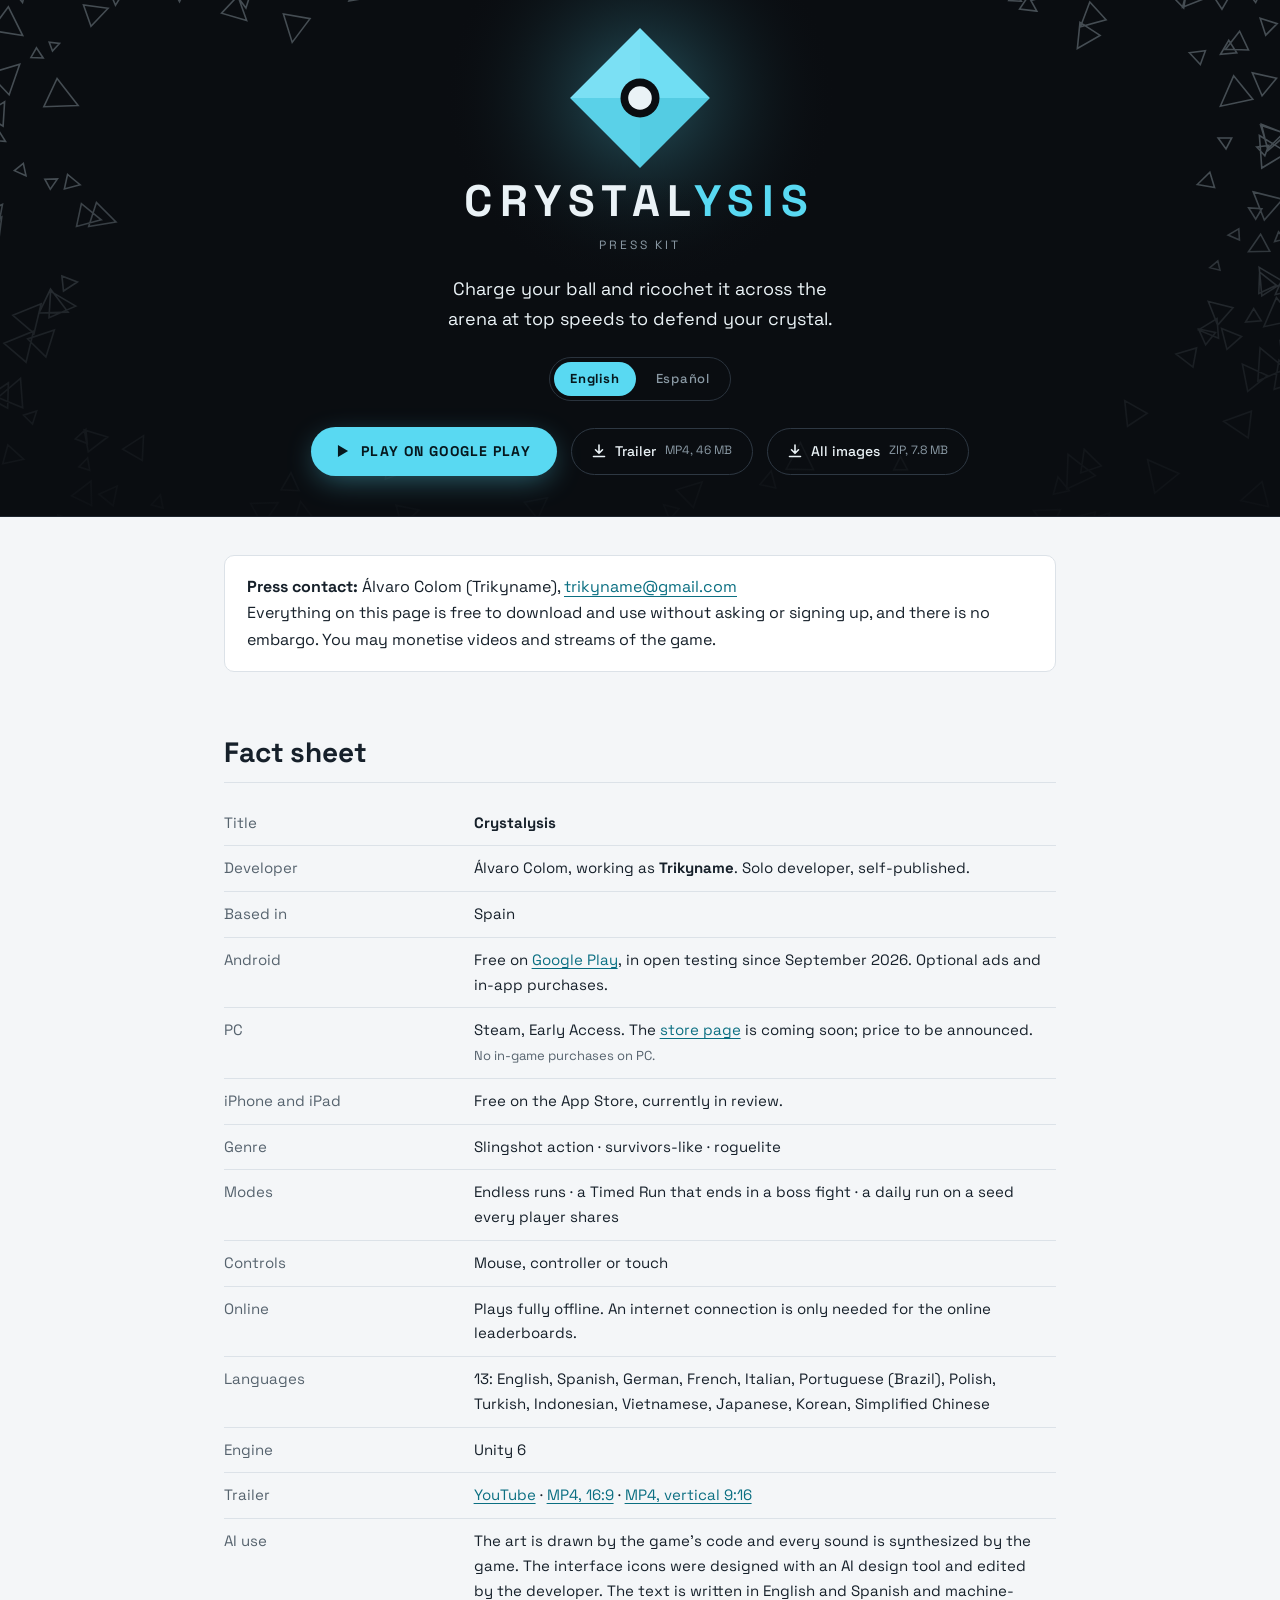
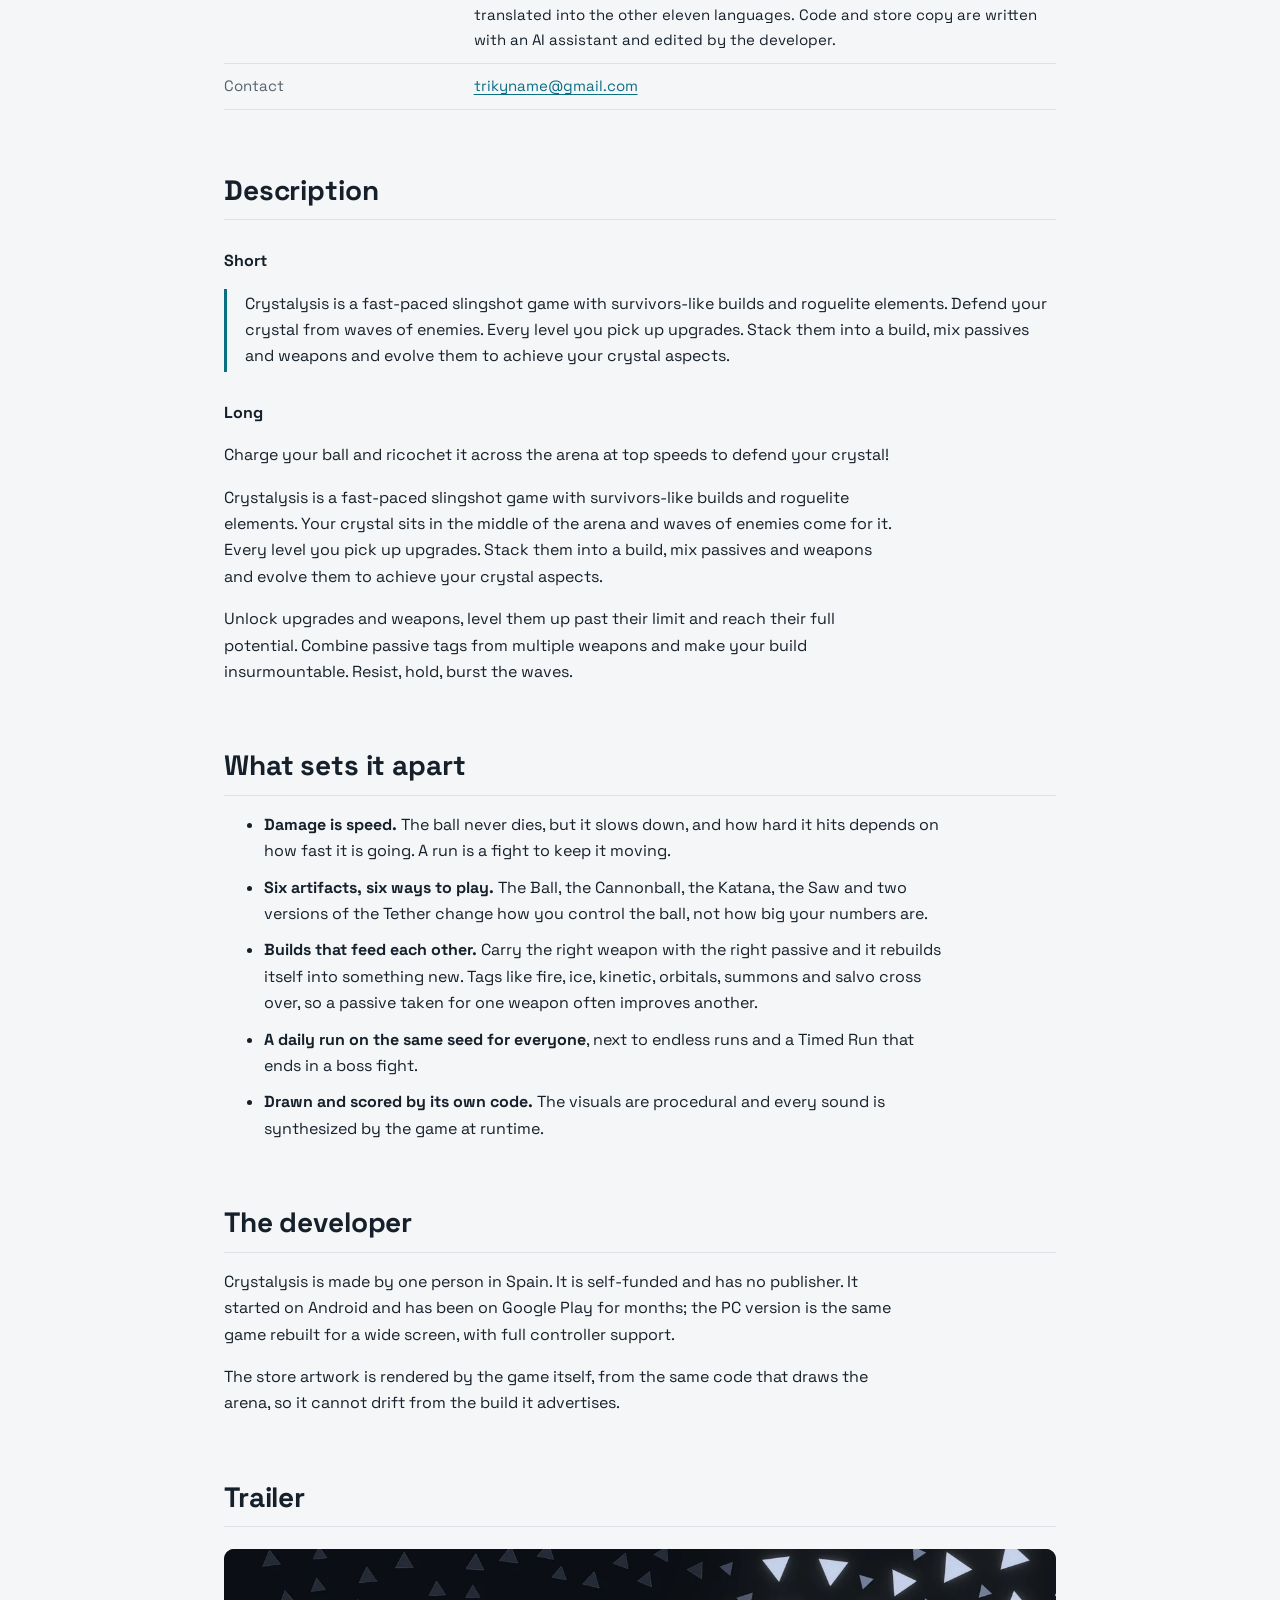
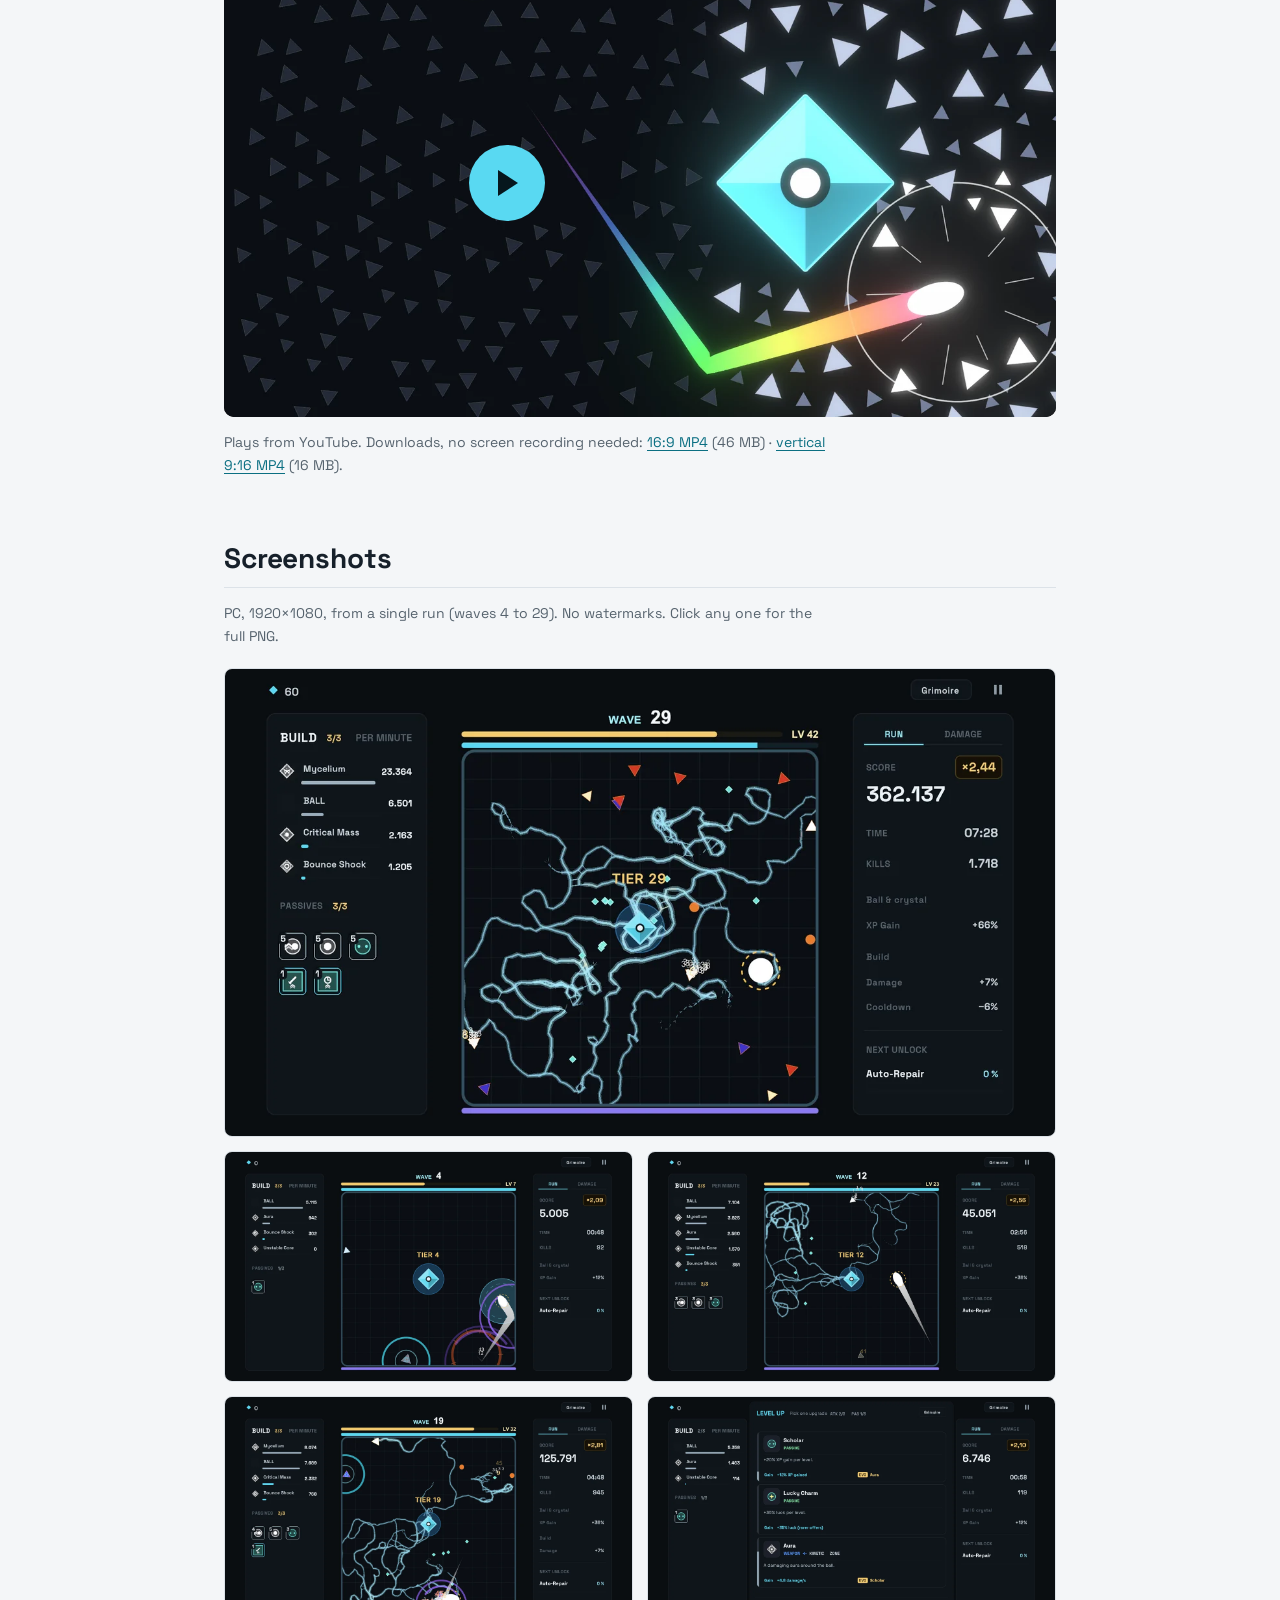
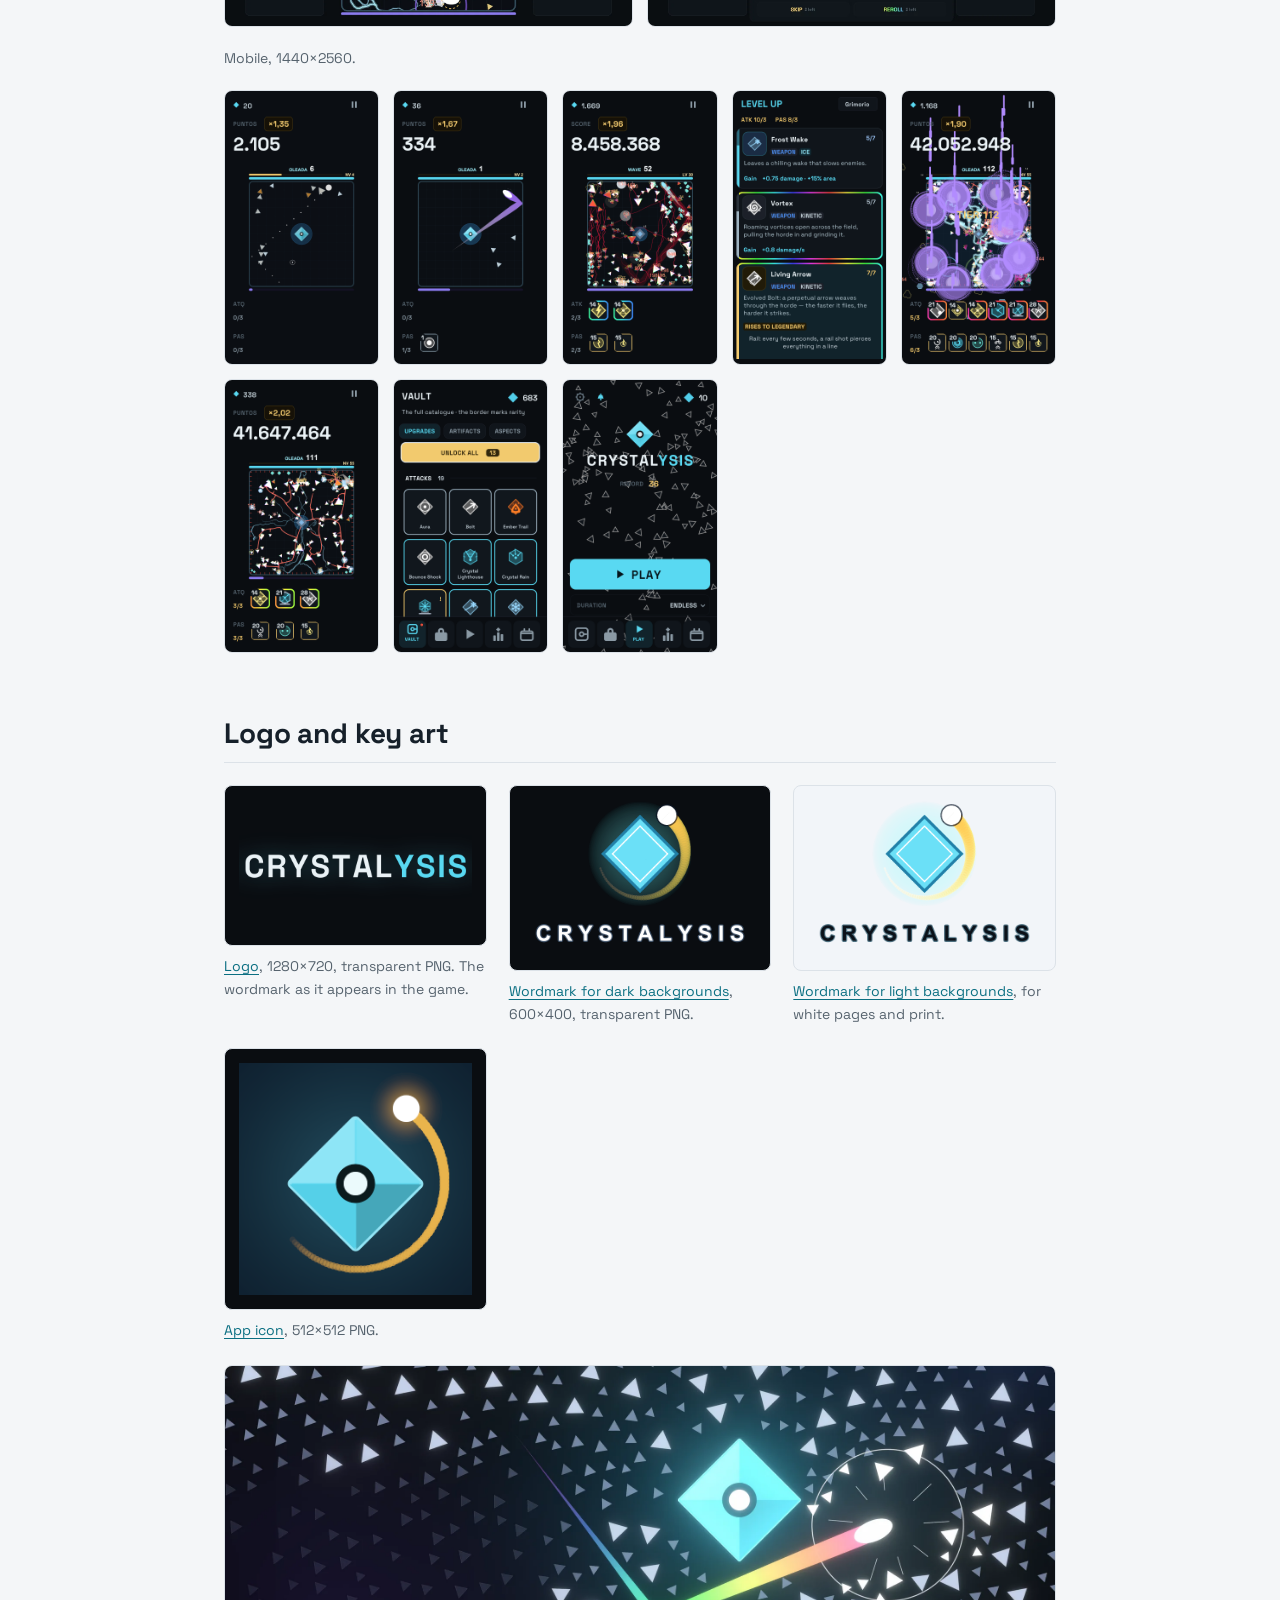
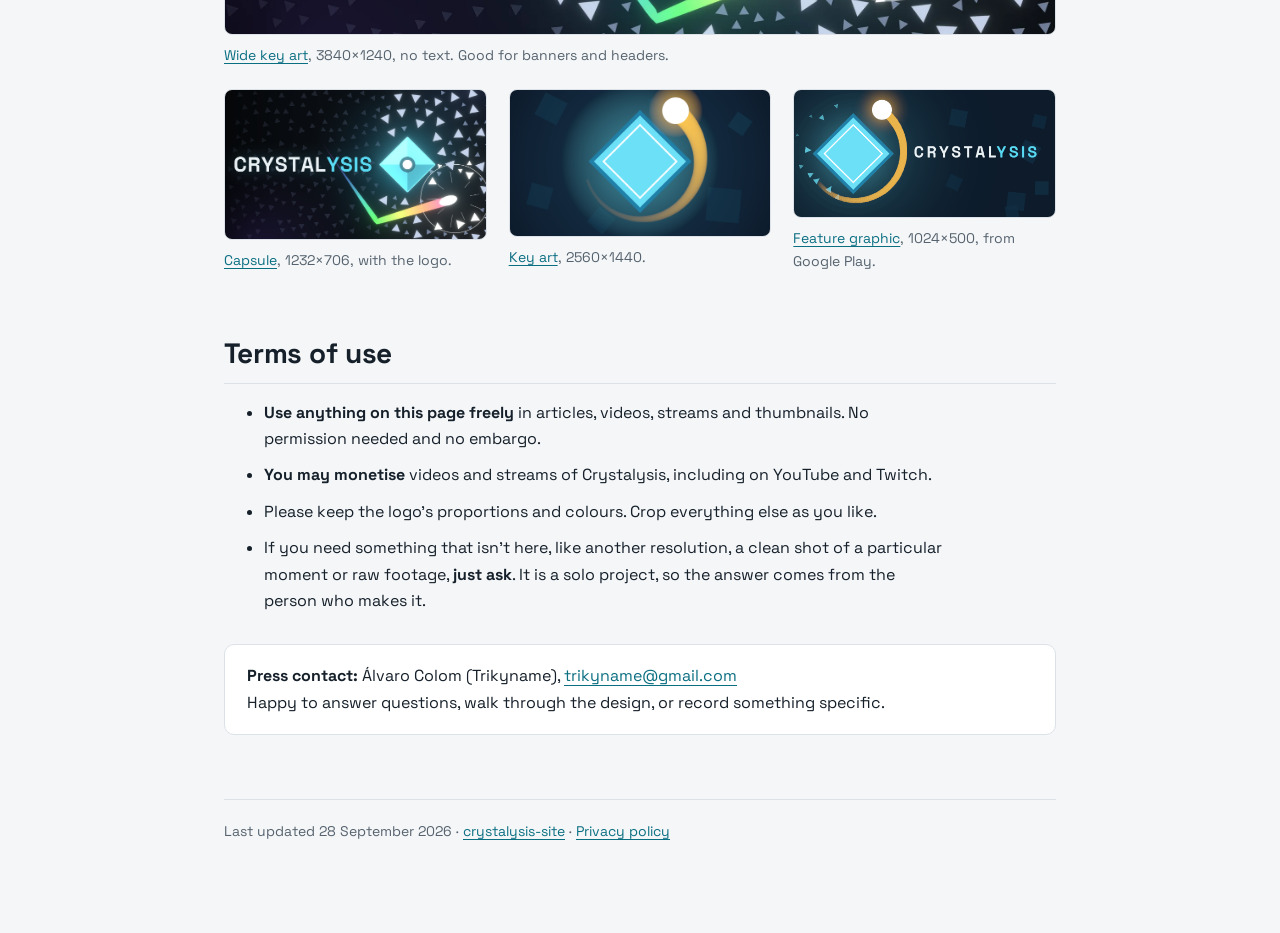
<file: press.html>
<!DOCTYPE html>
<html lang="en" data-lang="en">
<head>
<meta charset="utf-8">
<meta name="viewport" content="width=device-width, initial-scale=1">
<title>Crystalysis — Press Kit</title>
<meta name="description" content="Press kit for Crystalysis: fact sheet, description, trailer, screenshots, logos and contact. Free to use, no sign-up.">
<meta property="og:title" content="Crystalysis — Press Kit">
<meta property="og:description" content="A fast-paced slingshot game with survivors-like builds and roguelite elements. Trailer, screenshots and logos, free to use.">
<meta property="og:image" content="https://trikyname.github.io/crystalysis-site/img/og-1232x706.jpg">
<meta property="og:type" content="website">
<meta name="twitter:card" content="summary_large_image">
<link rel="icon" href="press/crystalysis-icon-512.png">
<link rel="preload" href="fonts/SpaceGrotesk-Bold.ttf" as="font" type="font/ttf" crossorigin>
<link rel="stylesheet" href="site.css">
<style>
  /* La cabecera es siempre la arena; el documento tiene ademas modo claro, porque un periodista
     puede imprimirlo o leerlo en un portatil en blanco. */
  :root { --fondo: var(--arena); --panel: var(--arena-2); --borde: var(--linea);
          --texto: var(--texto-1); --suave: #9FAEB8; --acento: var(--cian); color-scheme: dark light; }
  @media (prefers-color-scheme: light) {
    :root:not([data-theme="dark"]) {
      --fondo: #F4F6F8; --panel: #FFFFFF; --borde: #DCE2E8;
      --texto: #16202A; --suave: #56636E; --acento: #0B6F82;
    }
  }

  * { box-sizing: border-box; }
  body { font-family: var(--fuente); margin: 0; background: var(--fondo); color: var(--texto); line-height: 1.65; }
  img { display: block; max-width: 100%; height: auto; }

  /* Alterna EN/ES. Se traduce la pagina ENTERA, no un resumen. */
  html[data-lang="en"] .es, html[data-lang="es"] .en { display: none; }

  /* ── Cabecera: el menu principal del juego ──────────────────────────────────────────── */
  .hero { position: relative; background: var(--arena); overflow: hidden; isolation: isolate;
          border-bottom: 1px solid var(--linea); color: var(--texto-2); }
  .hero canvas { position: absolute; inset: 0; width: 100%; height: 100%; display: block; z-index: -2; }
  .hero .veil { position: absolute; inset: 0; pointer-events: none; z-index: -1;
                background: linear-gradient(to bottom, rgba(10,13,17,0) 34%, rgba(10,13,17,.66) 62%,
                                                       rgba(10,13,17,.95) 100%); }
  .hero .inner { max-width: 880px; margin: 0 auto; padding: 40px 24px 40px; text-align: center; pointer-events: none; }
  .hero .inner a, .hero .inner button, .hero .gem { pointer-events: auto; }
  .hero .gem { width: 152px; height: 152px; margin: -18px auto 4px; cursor: pointer; border-radius: 50%; }
  .hero h1 { font-size: clamp(27px, 6vw, 44px); }
  .hero .what { color: var(--texto-3); letter-spacing: .24em; font-size: 12px; text-transform: uppercase; margin: 12px 0 0; }
  .hero .line { color: var(--texto-1); max-width: 44ch; margin: 18px auto 0; font-size: clamp(16px, 2vw, 18px);
                text-wrap: balance; }

  .langbar { display: inline-flex; gap: 4px; margin-top: 24px; padding: 4px; border-radius: 999px;
             border: 1px solid #2A333D; }
  .langbar button { font: inherit; font-size: 13px; font-weight: 500; letter-spacing: .06em;
                    background: transparent; color: var(--texto-3); border: 0; border-radius: 999px;
                    padding: 6px 16px; cursor: pointer; transition: color .15s, background .15s; }
  .langbar button:hover { color: var(--texto-1); }
  .langbar button[aria-pressed="true"] { background: var(--cian); color: var(--sobre-cian); font-weight: 700; }

  .dl { display: flex; flex-wrap: wrap; justify-content: center; align-items: center; gap: 12px 14px; margin-top: 26px; }
  .dl .cta { padding: 13px 26px; font-size: 14px; }
  .dl .file { display: inline-flex; align-items: center; gap: 9px; text-decoration: none; color: var(--texto-1);
              border: 1px solid #2E3843; border-radius: 999px; padding: 11px 20px; font-size: 14px; font-weight: 500;
              transition: border-color .15s, color .15s; }
  .dl .file:hover { border-color: var(--cian); color: var(--cian-hi); }
  .dl .file small { color: var(--texto-3); font-size: 12px; font-weight: 400; }

  /* ── Documento ──────────────────────────────────────────────────────────────────────── */
  main { max-width: 880px; margin: 0 auto; padding: 8px 24px 90px; }
  h2 { font-size: clamp(22px, 3vw, 28px); font-weight: 700; letter-spacing: -.005em; color: var(--texto);
       margin: 64px 0 0; padding-bottom: 12px; border-bottom: 1px solid var(--borde); line-height: 1.2; }
  h3 { font-size: 16px; font-weight: 700; margin: 28px 0 0; }
  main p, main li { max-width: 68ch; }
  a { color: var(--acento); }
  .meta { color: var(--suave); font-size: 14px; }

  .contact { background: var(--panel); border: 1px solid var(--borde); border-radius: 10px;
             padding: 18px 22px; margin: 30px 0; }
  .contact b { color: var(--texto); }

  table { border-collapse: collapse; width: 100%; margin: 18px 0; font-size: 15px; }
  th, td { border-bottom: 1px solid var(--borde); padding: 10px 14px 10px 0; vertical-align: top; text-align: left; }
  th { color: var(--suave); font-weight: 400; width: 30%; }
  td small { color: var(--suave); font-size: 13px; }

  blockquote { margin: 14px 0; padding: 2px 0 2px 18px; border-left: 3px solid var(--acento); }

  .video { position: relative; aspect-ratio: 16 / 9; margin: 22px 0 0; border-radius: 10px; overflow: hidden; background: #000; }
  .video button { all: unset; cursor: pointer; position: absolute; inset: 0; display: block; }
  .video img { width: 100%; height: 100%; object-fit: cover; }
  .video .play { position: absolute; left: 34%; top: 50%; translate: -50% -50%; width: 76px; height: 76px;
                 border-radius: 50%; background: var(--cian); color: var(--sobre-cian); display: grid; place-items: center;
                 transition: transform .25s cubic-bezier(.16,1,.3,1); }
  .video button:hover .play { transform: scale(1.08); }
  .video button:focus-visible { outline: 2px solid var(--cian); outline-offset: -4px; }
  .video iframe { position: absolute; inset: 0; width: 100%; height: 100%; border: 0; }

  .shots { display: grid; gap: 14px; margin: 20px 0; }
  .shots.wide { grid-template-columns: repeat(2, minmax(0, 1fr)); }
  .shots.tall { grid-template-columns: repeat(auto-fill, minmax(130px, 1fr)); }
  .shots a { display: block; border-radius: 8px; overflow: hidden; border: 1px solid var(--borde); }
  .shots.wide a:first-child { grid-column: 1 / -1; }
  .shots a:hover { border-color: var(--acento); }

  .art { display: grid; grid-template-columns: repeat(auto-fit, minmax(240px, 1fr)); gap: 22px; margin: 22px 0; }
  .art figure { margin: 0; }
  .art .ondark  { background: #0A0D11; border: 1px solid var(--borde); border-radius: 8px; padding: 14px; }
  .art .onlight { background: #F2F5F9; border: 1px solid var(--borde); border-radius: 8px; padding: 14px; }
  .art .flush img { border-radius: 8px; border: 1px solid var(--borde); }
  .art .span { grid-column: 1 / -1; }
  @media (max-width: 560px) { .shots.wide { grid-template-columns: 1fr; } }
  .art figcaption { color: var(--suave); font-size: 14px; margin-top: 9px; }

  ul li { margin-bottom: 10px; }
  footer { margin-top: 64px; padding-top: 20px; border-top: 1px solid var(--borde); color: var(--suave); font-size: 14px; }

  @media (prefers-reduced-motion: reduce) { .video .play { transition: none; } .video button:hover .play { transform: none; } }
  @media print { .hero canvas, .langbar, .dl, .video { display: none; } .hero { background: none; color: #000; } }
</style>
</head>
<body>

<header class="hero">
  <canvas id="arena" aria-hidden="true"></canvas>
  <div class="veil"></div>
  <div class="inner">
    <div class="gem" id="gem" role="button" tabindex="0" aria-label="Break the crystal"></div>
    <h1 class="wordmark">CRYSTAL<span>YSIS</span></h1>
    <p class="what"><span class="en">Press kit</span><span class="es">Kit de prensa</span></p>
    <p class="line">
      <span class="en">Charge your ball and ricochet it across the arena at top speeds to defend your crystal.</span>
      <span class="es">Carga tu bola y hazla rebotar por toda la arena a máxima velocidad para defender tu cristal.</span>
    </p>

    <div class="langbar" role="group" aria-label="Language">
      <button type="button" data-set="en" aria-pressed="true">English</button>
      <button type="button" data-set="es" aria-pressed="false">Español</button>
    </div>

    <div class="dl">
      <a class="cta" href="https://play.google.com/store/apps/details?id=com.Trikyname.Crystalysis">
        <svg width="12" height="14" viewBox="0 0 13 15" aria-hidden="true"><path d="M1 1 L12 7.5 L1 14 Z" fill="currentColor"/></svg>
        <span class="en">Play on Google Play</span><span class="es">Jugar en Google Play</span></a>
      <a class="file" href="press/crystalysis-trailer.mp4" download>
        <svg width="14" height="14" viewBox="0 0 14 14" aria-hidden="true"><path d="M7 1 V9 M3.5 5.8 L7 9.3 L10.5 5.8 M1.5 12.5 H12.5" fill="none" stroke="currentColor" stroke-width="1.6" stroke-linecap="round" stroke-linejoin="round"/></svg>
        <span class="en">Trailer</span><span class="es">Tráiler</span> <small>MP4, 46 MB</small></a>
      <a class="file" href="press/crystalysis-press-images.zip" download>
        <svg width="14" height="14" viewBox="0 0 14 14" aria-hidden="true"><path d="M7 1 V9 M3.5 5.8 L7 9.3 L10.5 5.8 M1.5 12.5 H12.5" fill="none" stroke="currentColor" stroke-width="1.6" stroke-linecap="round" stroke-linejoin="round"/></svg>
        <span class="en">All images</span><span class="es">Todas las imágenes</span> <small>ZIP, 7.8 MB</small></a>
    </div>
  </div>
</header>

<main>

<div class="contact">
  <span class="en">
    <b>Press contact:</b> Álvaro Colom (Trikyname), <a href="mailto:trikyname@gmail.com">trikyname@gmail.com</a><br>
    Everything on this page is free to download and use without asking or signing up, and there is
    no embargo. You may monetise videos and streams of the game.
  </span>
  <span class="es">
    <b>Contacto de prensa:</b> Álvaro Colom (Trikyname), <a href="mailto:trikyname@gmail.com">trikyname@gmail.com</a><br>
    Todo lo de esta página se puede descargar y usar libremente, sin registrarse ni pedir permiso,
    y no hay embargo. Puedes monetizar vídeos y directos del juego.
  </span>
</div>

<h2><span class="en">Fact sheet</span><span class="es">Ficha técnica</span></h2>

<table class="en">
  <tr><th scope="row">Title</th><td><b>Crystalysis</b></td></tr>
  <tr><th scope="row">Developer</th><td>Álvaro Colom, working as <b>Trikyname</b>. Solo developer, self-published.</td></tr>
  <tr><th scope="row">Based in</th><td>Spain</td></tr>
  <tr><th scope="row">Android</th><td>Free on <a href="https://play.google.com/store/apps/details?id=com.Trikyname.Crystalysis">Google Play</a>, in open testing since September 2026. Optional ads and in-app purchases.</td></tr>
  <tr><th scope="row">PC</th><td>Steam, Early Access. The <a href="https://store.steampowered.com/app/5282020/">store page</a> is coming soon; price to be announced. <small>No in-game purchases on PC.</small></td></tr>
  <tr><th scope="row">iPhone and iPad</th><td>Free on the App Store, currently in review.</td></tr>
  <tr><th scope="row">Genre</th><td>Slingshot action · survivors-like · roguelite</td></tr>
  <tr><th scope="row">Modes</th><td>Endless runs · a Timed Run that ends in a boss fight · a daily run on a seed every player shares</td></tr>
  <tr><th scope="row">Controls</th><td>Mouse, controller or touch</td></tr>
  <tr><th scope="row">Online</th><td>Plays fully offline. An internet connection is only needed for the online leaderboards.</td></tr>
  <tr><th scope="row">Languages</th><td>13: English, Spanish, German, French, Italian, Portuguese (Brazil), Polish, Turkish, Indonesian, Vietnamese, Japanese, Korean, Simplified Chinese</td></tr>
  <tr><th scope="row">Engine</th><td>Unity 6</td></tr>
  <tr><th scope="row">Trailer</th><td><a href="https://youtu.be/qAkrmIxKML0">YouTube</a> · <a href="press/crystalysis-trailer.mp4" download>MP4, 16:9</a> · <a href="press/crystalysis-trailer-vertical.mp4" download>MP4, vertical 9:16</a></td></tr>
  <tr><th scope="row">AI use</th><td>The art is drawn by the game's code and every sound is synthesized by the game. The interface icons were designed with an AI design tool and edited by the developer. The text is written in English and Spanish and machine-translated into the other eleven languages. Code and store copy are written with an AI assistant and edited by the developer.</td></tr>
  <tr><th scope="row">Contact</th><td><a href="mailto:trikyname@gmail.com">trikyname@gmail.com</a></td></tr>
</table>

<table class="es">
  <tr><th scope="row">Título</th><td><b>Crystalysis</b></td></tr>
  <tr><th scope="row">Desarrollador</th><td>Álvaro Colom, que firma como <b>Trikyname</b>. Desarrollador en solitario y autoeditado.</td></tr>
  <tr><th scope="row">Ubicación</th><td>España</td></tr>
  <tr><th scope="row">Android</th><td>Gratis en <a href="https://play.google.com/store/apps/details?id=com.Trikyname.Crystalysis">Google Play</a>, en prueba abierta desde septiembre de 2026. Anuncios y compras opcionales.</td></tr>
  <tr><th scope="row">PC</th><td>Steam, en acceso anticipado. La <a href="https://store.steampowered.com/app/5282020/">ficha</a> está en «Próximamente»; precio por anunciar. <small>Sin compras dentro del juego en PC.</small></td></tr>
  <tr><th scope="row">iPhone y iPad</th><td>Gratis en la App Store, ahora en revisión.</td></tr>
  <tr><th scope="row">Género</th><td>Acción con tirachinas · survivors-like · roguelite</td></tr>
  <tr><th scope="row">Modos</th><td>Partidas sin fin · una Partida con final que acaba contra un jefe · una partida diaria con una semilla que comparte todo el mundo</td></tr>
  <tr><th scope="row">Controles</th><td>Ratón, mando o táctil</td></tr>
  <tr><th scope="row">Conexión</th><td>Se juega totalmente sin conexión. Sólo hace falta internet para las clasificaciones online.</td></tr>
  <tr><th scope="row">Idiomas</th><td>13: inglés, español, alemán, francés, italiano, portugués (Brasil), polaco, turco, indonesio, vietnamita, japonés, coreano y chino simplificado</td></tr>
  <tr><th scope="row">Motor</th><td>Unity 6</td></tr>
  <tr><th scope="row">Tráiler</th><td><a href="https://youtu.be/qAkrmIxKML0">YouTube</a> · <a href="press/crystalysis-trailer.mp4" download>MP4, 16:9</a> · <a href="press/crystalysis-trailer-vertical.mp4" download>MP4, vertical 9:16</a></td></tr>
  <tr><th scope="row">Uso de IA</th><td>El arte lo dibuja el código del juego y todos los sonidos los sintetiza el propio juego. Los iconos de interfaz se diseñaron con una herramienta de diseño con IA y los editó el desarrollador. El texto se escribe en inglés y español y se traduce automáticamente a los otros once idiomas. El código y los textos de las tiendas se escriben con un asistente de IA y los edita el desarrollador.</td></tr>
  <tr><th scope="row">Contacto</th><td><a href="mailto:trikyname@gmail.com">trikyname@gmail.com</a></td></tr>
</table>

<h2><span class="en">Description</span><span class="es">Descripción</span></h2>

<div class="en">
  <h3>Short</h3>
  <blockquote>Crystalysis is a fast-paced slingshot game with survivors-like builds and roguelite
  elements. Defend your crystal from waves of enemies. Every level you pick up upgrades. Stack them
  into a build, mix passives and weapons and evolve them to achieve your crystal aspects.</blockquote>

  <h3>Long</h3>
  <p>Charge your ball and ricochet it across the arena at top speeds to defend your crystal!</p>
  <p>Crystalysis is a fast-paced slingshot game with survivors-like builds and roguelite elements.
  Your crystal sits in the middle of the arena and waves of enemies come for it. Every level you
  pick up upgrades. Stack them into a build, mix passives and weapons and evolve them to achieve
  your crystal aspects.</p>
  <p>Unlock upgrades and weapons, level them up past their limit and reach their full potential.
  Combine passive tags from multiple weapons and make your build insurmountable. Resist, hold,
  burst the waves.</p>
</div>

<div class="es">
  <h3>Corta</h3>
  <blockquote>Crystalysis es un juego de tirachinas trepidante con builds estilo survivors y
  elementos roguelite. Defiende tu cristal de las oleadas de enemigos. En cada nivel eliges mejoras.
  Júntalas en una build, combina pasivas y armas y haz que evolucionen hasta conseguir los aspectos
  de tu cristal.</blockquote>

  <h3>Larga</h3>
  <p>¡Carga tu bola y hazla rebotar por toda la arena a máxima velocidad para defender tu cristal!</p>
  <p>Crystalysis es un juego de tirachinas trepidante con builds estilo survivors y elementos
  roguelite. Tu cristal está en el centro de la arena y las oleadas de enemigos van a por él. En
  cada nivel eliges mejoras. Júntalas en una build, combina pasivas y armas y haz que evolucionen
  hasta conseguir los aspectos de tu cristal.</p>
  <p>Desbloquea mejoras y armas, súbelas de nivel más allá de su límite y llévalas a todo su
  potencial. Combina las etiquetas pasivas de varias armas y haz que tu build sea insuperable.
  Resiste, aguanta, revienta las oleadas.</p>
</div>

<h2><span class="en">What sets it apart</span><span class="es">Qué lo distingue</span></h2>

<ul class="en">
  <li><b>Damage is speed.</b> The ball never dies, but it slows down, and how hard it hits depends
  on how fast it is going. A run is a fight to keep it moving.</li>
  <li><b>Six artifacts, six ways to play.</b> The Ball, the Cannonball, the Katana, the Saw and two
  versions of the Tether change how you control the ball, not how big your numbers are.</li>
  <li><b>Builds that feed each other.</b> Carry the right weapon with the right passive and it
  rebuilds itself into something new. Tags like fire, ice, kinetic, orbitals, summons and salvo
  cross over, so a passive taken for one weapon often improves another.</li>
  <li><b>A daily run on the same seed for everyone</b>, next to endless runs and a Timed Run that
  ends in a boss fight.</li>
  <li><b>Drawn and scored by its own code.</b> The visuals are procedural and every sound is
  synthesized by the game at runtime.</li>
</ul>

<ul class="es">
  <li><b>El daño es la velocidad.</b> La bola nunca muere, pero se frena, y lo fuerte que golpea
  depende de lo rápido que va. Una partida es una pelea por mantenerla en movimiento.</li>
  <li><b>Seis artefactos, seis formas de jugar.</b> La Bola, la Bola de Cañón, la Katana, la
  Sierra y dos versiones de la Cuerda cambian cómo controlas la bola, no el tamaño de tus números.</li>
  <li><b>Builds que se alimentan entre sí.</b> Lleva el arma adecuada con la pasiva adecuada y se
  rehace en algo nuevo. Etiquetas como fuego, hielo, cinético, órbita, invocación y salva se
  cruzan, así que una pasiva que coges para un arma a menudo mejora otra.</li>
  <li><b>Una partida diaria con la misma semilla para todos</b>, junto a partidas sin fin y una
  Partida con final que acaba contra un jefe.</li>
  <li><b>Dibujado y sonorizado por su propio código.</b> Los visuales son procedurales y todos los
  sonidos los sintetiza el juego en tiempo de ejecución.</li>
</ul>

<h2><span class="en">The developer</span><span class="es">El desarrollador</span></h2>

<div class="en">
  <p>Crystalysis is made by one person in Spain. It is self-funded and has no publisher. It
  started on Android and has been on Google Play for months; the PC version is the same game
  rebuilt for a wide screen, with full controller support.</p>
  <p>The store artwork is rendered by the game itself, from the same code that draws the arena,
  so it cannot drift from the build it advertises.</p>
</div>

<div class="es">
  <p>Crystalysis lo hace una sola persona en España. Está autofinanciado y no tiene editora.
  Empezó en Android y lleva meses en Google Play; la versión de PC es el mismo juego rehecho para
  pantalla ancha, con compatibilidad completa con mando.</p>
  <p>Las imágenes de las tiendas las renderiza el propio juego, con el mismo código que dibuja la
  arena, así que no pueden desincronizarse de la build que anuncian.</p>
</div>

<h2><span class="en">Trailer</span><span class="es">Tráiler</span></h2>
<div class="video" id="video">
  <button type="button" id="play-trailer" aria-label="Play the Crystalysis trailer">
    <img src="img/trailer-poster.webp" width="1280" height="720" alt="" loading="lazy">
    <span class="play" aria-hidden="true"><svg width="26" height="30" viewBox="0 0 13 15"><path d="M2 1 L12 7.5 L2 14 Z" fill="currentColor"/></svg></span>
  </button>
</div>
<p class="meta">
  <span class="en">Plays from YouTube. Downloads, no screen recording needed:
    <a href="press/crystalysis-trailer.mp4" download>16:9 MP4</a> (46 MB) ·
    <a href="press/crystalysis-trailer-vertical.mp4" download>vertical 9:16 MP4</a> (16 MB).</span>
  <span class="es">Se reproduce desde YouTube. Descargas, sin tener que grabar la pantalla:
    <a href="press/crystalysis-trailer.mp4" download>MP4 16:9</a> (46 MB) ·
    <a href="press/crystalysis-trailer-vertical.mp4" download>MP4 vertical 9:16</a> (16 MB).</span>
</p>

<h2><span class="en">Screenshots</span><span class="es">Capturas</span></h2>
<p class="meta">
  <span class="en">PC, 1920×1080, from a single run (waves 4 to 29). No watermarks. Click any one for the full PNG.</span>
  <span class="es">PC, 1920×1080, de una sola partida (oleadas 4 a 29). Sin marcas de agua. Pincha en cualquiera para el PNG completo.</span>
</p>
<div class="shots wide">
  <a href="press/screenshots-pc/crystalysis-pc-04-full-screen.png"><img src="img/crystalysis-pc-04-full-screen.webp" width="1280" height="720" alt="Wave 29 on PC: the arena full of enemy trails" loading="lazy"></a>
  <a href="press/screenshots-pc/crystalysis-pc-01-early.png"><img src="img/crystalysis-pc-01-early.webp" width="1280" height="720" alt="Wave 4, early in a run" loading="lazy"></a>
  <a href="press/screenshots-pc/crystalysis-pc-02-ball-in-flight.png"><img src="img/crystalysis-pc-02-ball-in-flight.webp" width="1280" height="720" alt="Wave 12, the ball in flight" loading="lazy"></a>
  <a href="press/screenshots-pc/crystalysis-pc-03-mid-run.png"><img src="img/crystalysis-pc-03-mid-run.webp" width="1280" height="720" alt="Wave 19, mid run" loading="lazy"></a>
  <a href="press/screenshots-pc/crystalysis-pc-05-level-up.png"><img src="img/crystalysis-pc-05-level-up.webp" width="1280" height="720" alt="Picking an upgrade on level up" loading="lazy"></a>
</div>
<p class="meta">
  <span class="en">Mobile, 1440×2560.</span>
  <span class="es">Móvil, 1440×2560.</span>
</p>
<div class="shots tall">
  <a href="press/screenshots/crystalysis-01-gancho.png"><img src="press/screenshots/crystalysis-01-gancho.png" width="1440" height="2560" alt="Aiming with the slingshot pulled back" loading="lazy"></a>
  <a href="press/screenshots/crystalysis-02-impacto.png"><img src="press/screenshots/crystalysis-02-impacto.png" width="1440" height="2560" alt="The ball hitting a horde at speed" loading="lazy"></a>
  <a href="press/screenshots/crystalysis-03-espectaculo.png"><img src="press/screenshots/crystalysis-03-espectaculo.png" width="1440" height="2560" alt="A late run with several weapons firing at once" loading="lazy"></a>
  <a href="press/screenshots/crystalysis-04-cartas.png"><img src="press/screenshots/crystalysis-04-cartas.png" width="1440" height="2560" alt="Picking an upgrade" loading="lazy"></a>
  <a href="press/screenshots/crystalysis-05-cielo.png"><img src="press/screenshots/crystalysis-05-cielo.png" width="1440" height="2560" alt="A high tier of an endless run" loading="lazy"></a>
  <a href="press/screenshots/crystalysis-06-caos.png"><img src="press/screenshots/crystalysis-06-caos.png" width="1440" height="2560" alt="The arena under full pressure" loading="lazy"></a>
  <a href="press/screenshots/crystalysis-07-vault.png"><img src="press/screenshots/crystalysis-07-vault.png" width="1440" height="2560" alt="The vault screen" loading="lazy"></a>
  <a href="press/screenshots/crystalysis-08-home.png"><img src="press/screenshots/crystalysis-08-home.png" width="1440" height="2560" alt="The main menu" loading="lazy"></a>
</div>

<h2><span class="en">Logo and key art</span><span class="es">Logo y key art</span></h2>
<div class="art">
  <figure>
    <div class="ondark"><img src="press/crystalysis-logo-1280x720.png" width="1280" height="720" alt="Crystalysis logo, the wordmark with YSIS in cyan"></div>
    <figcaption>
      <span class="en"><a href="press/crystalysis-logo-1280x720.png" download>Logo</a>, 1280×720, transparent PNG. The wordmark as it appears in the game.</span>
      <span class="es"><a href="press/crystalysis-logo-1280x720.png" download>Logo</a>, 1280×720, PNG transparente. El wordmark tal como sale en el juego.</span>
    </figcaption>
  </figure>
  <figure>
    <div class="ondark"><img src="press/crystalysis-logo-on-dark.png" alt="Crystalysis wordmark, light"></div>
    <figcaption>
      <span class="en"><a href="press/crystalysis-logo-on-dark.png" download>Wordmark for dark backgrounds</a>, 600×400, transparent PNG.</span>
      <span class="es"><a href="press/crystalysis-logo-on-dark.png" download>Wordmark para fondo oscuro</a>, 600×400, PNG transparente.</span>
    </figcaption>
  </figure>
  <figure>
    <div class="onlight"><img src="press/crystalysis-logo-on-light.png" alt="Crystalysis wordmark, dark"></div>
    <figcaption>
      <span class="en"><a href="press/crystalysis-logo-on-light.png" download>Wordmark for light backgrounds</a>, for white pages and print.</span>
      <span class="es"><a href="press/crystalysis-logo-on-light.png" download>Wordmark para fondo claro</a>, para páginas blancas e impresión.</span>
    </figcaption>
  </figure>
  <figure>
    <div class="ondark"><img src="press/crystalysis-icon-512.png" width="512" height="512" alt="Crystalysis app icon"></div>
    <figcaption>
      <span class="en"><a href="press/crystalysis-icon-512.png" download>App icon</a>, 512×512 PNG.</span>
      <span class="es"><a href="press/crystalysis-icon-512.png" download>Icono de la app</a>, 512×512 PNG.</span>
    </figcaption>
  </figure>
  <figure class="flush span">
    <img src="img/hero-1920.webp" width="1920" height="620" alt="Wide key art: the crystal and the ball's trail through a field of triangles" loading="lazy">
    <figcaption>
      <span class="en"><a href="press/crystalysis-hero-3840x1240.png" download>Wide key art</a>, 3840×1240, no text. Good for banners and headers.</span>
      <span class="es"><a href="press/crystalysis-hero-3840x1240.png" download>Key art panorámico</a>, 3840×1240, sin texto. Para banners y cabeceras.</span>
    </figcaption>
  </figure>
  <figure class="flush">
    <img src="press/crystalysis-capsule-1232x706.png" width="1232" height="706" alt="Crystalysis capsule art with the logo" loading="lazy">
    <figcaption>
      <span class="en"><a href="press/crystalysis-capsule-1232x706.png" download>Capsule</a>, 1232×706, with the logo.</span>
      <span class="es"><a href="press/crystalysis-capsule-1232x706.png" download>Cápsula</a>, 1232×706, con el logo.</span>
    </figcaption>
  </figure>
  <figure class="flush">
    <img src="press/crystalysis-keyart-2560x1440.png" width="2560" height="1440" alt="Crystalysis key art, 16:9" loading="lazy">
    <figcaption>
      <span class="en"><a href="press/crystalysis-keyart-2560x1440.png" download>Key art</a>, 2560×1440.</span>
      <span class="es"><a href="press/crystalysis-keyart-2560x1440.png" download>Key art</a>, 2560×1440.</span>
    </figcaption>
  </figure>
  <figure class="flush">
    <img src="press/crystalysis-keyart-1024x500.png" width="1024" height="500" alt="Crystalysis feature graphic" loading="lazy">
    <figcaption>
      <span class="en"><a href="press/crystalysis-keyart-1024x500.png" download>Feature graphic</a>, 1024×500, from Google Play.</span>
      <span class="es"><a href="press/crystalysis-keyart-1024x500.png" download>Gráfico destacado</a>, 1024×500, el de Google Play.</span>
    </figcaption>
  </figure>
</div>

<h2><span class="en">Terms of use</span><span class="es">Condiciones de uso</span></h2>
<ul class="en">
  <li><b>Use anything on this page freely</b> in articles, videos, streams and thumbnails. No
  permission needed and no embargo.</li>
  <li><b>You may monetise</b> videos and streams of Crystalysis, including on YouTube and Twitch.</li>
  <li>Please keep the logo's proportions and colours. Crop everything else as you like.</li>
  <li>If you need something that isn't here, like another resolution, a clean shot of a particular
  moment or raw footage, <b>just ask</b>. It is a solo project, so the answer comes from the person
  who makes it.</li>
</ul>
<ul class="es">
  <li><b>Usa libremente cualquier cosa de esta página</b> en artículos, vídeos, directos y
  miniaturas. Sin pedir permiso y sin embargo.</li>
  <li><b>Puedes monetizar</b> vídeos y directos de Crystalysis, también en YouTube y Twitch.</li>
  <li>Por favor, respeta las proporciones y los colores del logo. Lo demás, recórtalo como quieras.</li>
  <li>Si necesitas algo que no está aquí, como otra resolución, una captura limpia de un momento
  concreto o metraje en bruto, <b>pídelo</b>. Es un proyecto de una persona, así que contesta quien
  lo hace.</li>
</ul>

<div class="contact">
  <span class="en">
    <b>Press contact:</b> Álvaro Colom (Trikyname), <a href="mailto:trikyname@gmail.com">trikyname@gmail.com</a><br>
    Happy to answer questions, walk through the design, or record something specific.
  </span>
  <span class="es">
    <b>Contacto de prensa:</b> Álvaro Colom (Trikyname), <a href="mailto:trikyname@gmail.com">trikyname@gmail.com</a><br>
    Encantado de responder preguntas, explicar el diseño por dentro o grabar algo concreto.
  </span>
</div>

<footer>
  <span class="en">Last updated 28 September 2026 · <a href="index.html">crystalysis-site</a> · <a href="privacy.html">Privacy policy</a></span>
  <span class="es">Actualizado el 28 de septiembre de 2026 · <a href="index.html">crystalysis-site</a> · <a href="privacy.html">Política de privacidad</a></span>
</footer>

</main>

<script src="arena.js"></script>
<script>
  // Idioma: manda lo que el visitante eligio; si no, el del navegador; si no, ingles.
  var root = document.documentElement;
  var botones = document.querySelectorAll('.langbar button');
  function setLang(l) {
    root.setAttribute('data-lang', l);
    root.setAttribute('lang', l);
    for (var i = 0; i < botones.length; i++) {
      botones[i].setAttribute('aria-pressed', String(botones[i].dataset.set === l));
    }
    try { localStorage.setItem('cb-lang', l); } catch (e) {}
  }
  var guardado = null;
  try { guardado = localStorage.getItem('cb-lang'); } catch (e) {}
  setLang(guardado || ((navigator.language || 'en').toLowerCase().indexOf('es') === 0 ? 'es' : 'en'));
  for (var i = 0; i < botones.length; i++) {
    botones[i].addEventListener('click', function () { setLang(this.dataset.set); });
  }

  // El reproductor de YouTube solo se carga al pulsar: sin cookies de terceros hasta entonces.
  document.getElementById('play-trailer').addEventListener('click', function () {
    var f = document.createElement('iframe');
    f.src = 'https://www.youtube-nocookie.com/embed/qAkrmIxKML0?autoplay=1&rel=0';
    f.title = 'Crystalysis trailer';
    f.allow = 'autoplay; encrypted-media; picture-in-picture; fullscreen';
    f.allowFullscreen = true;
    this.replaceWith(f);
  });

  Arena(document.getElementById('arena'), {
    chase: true, density: 22, gem: document.getElementById('gem'), affordance: false
  });
</script>
</body>
</html>
</file>
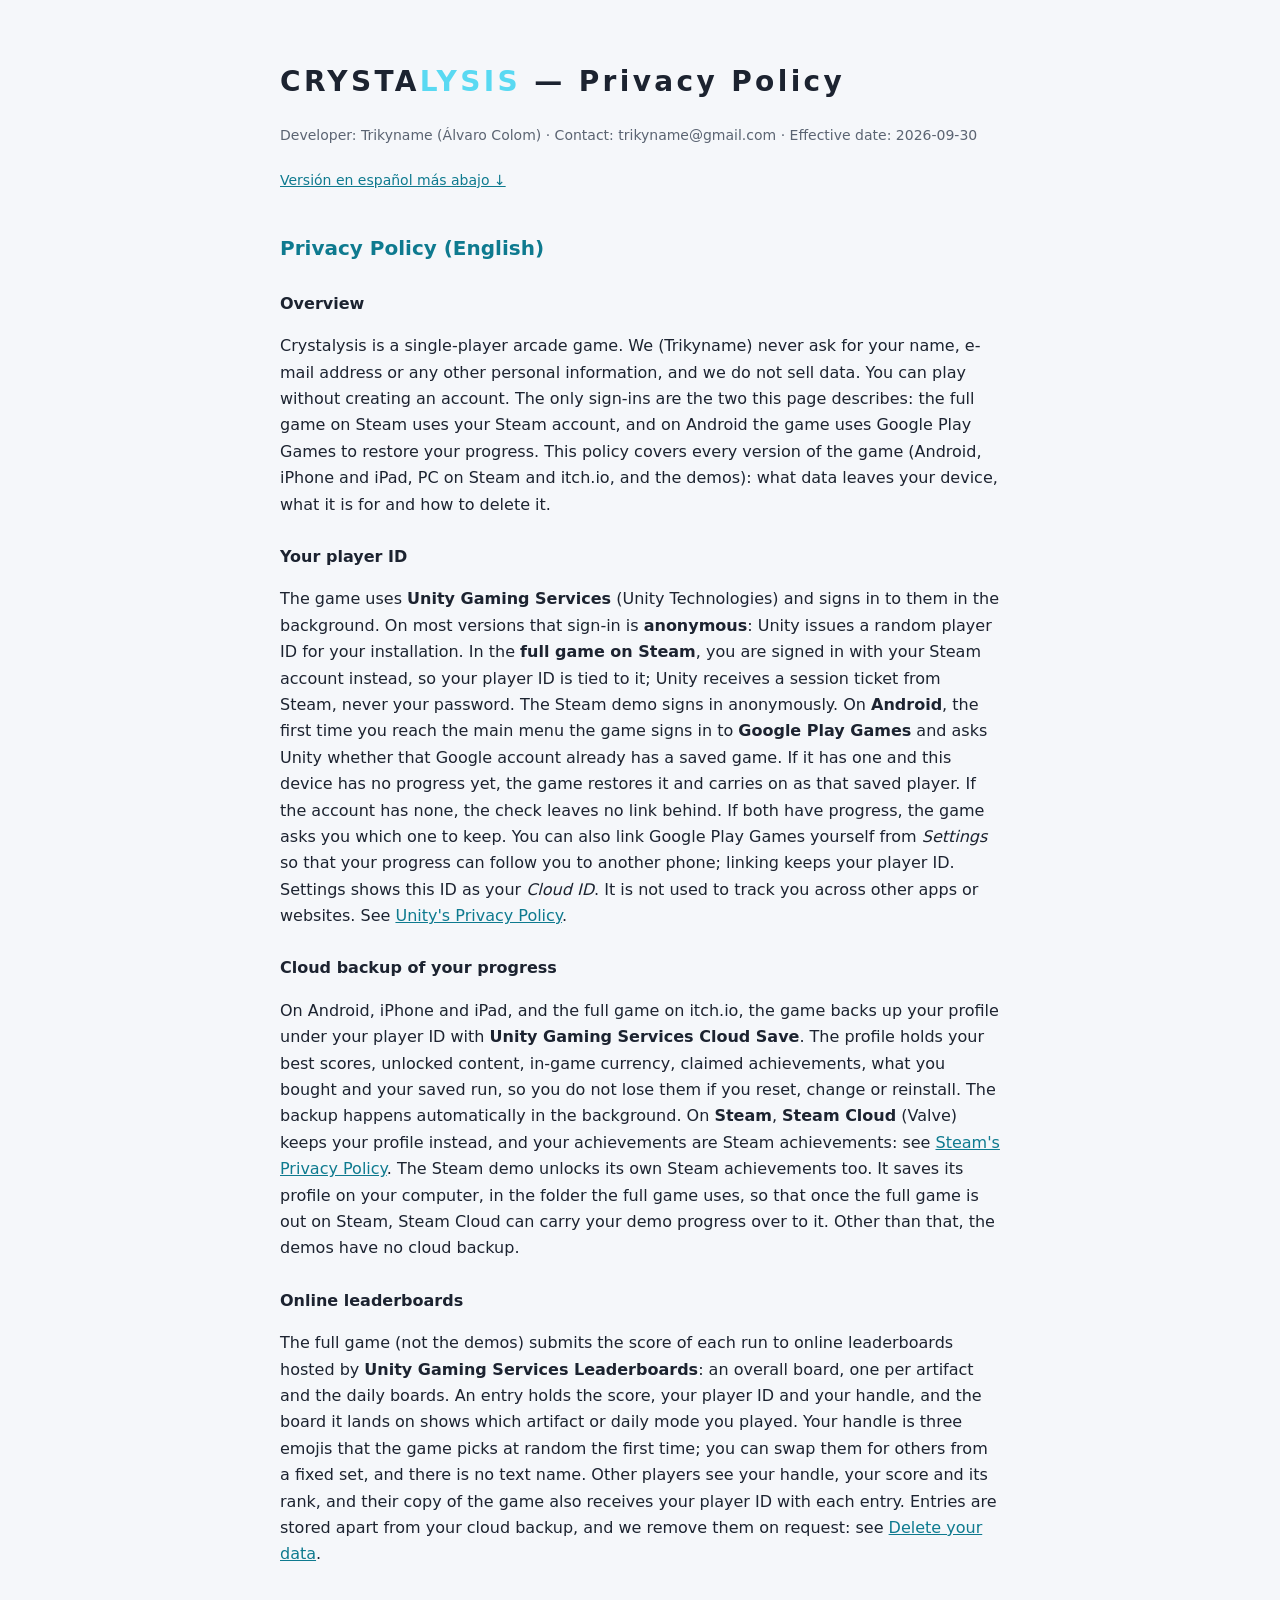
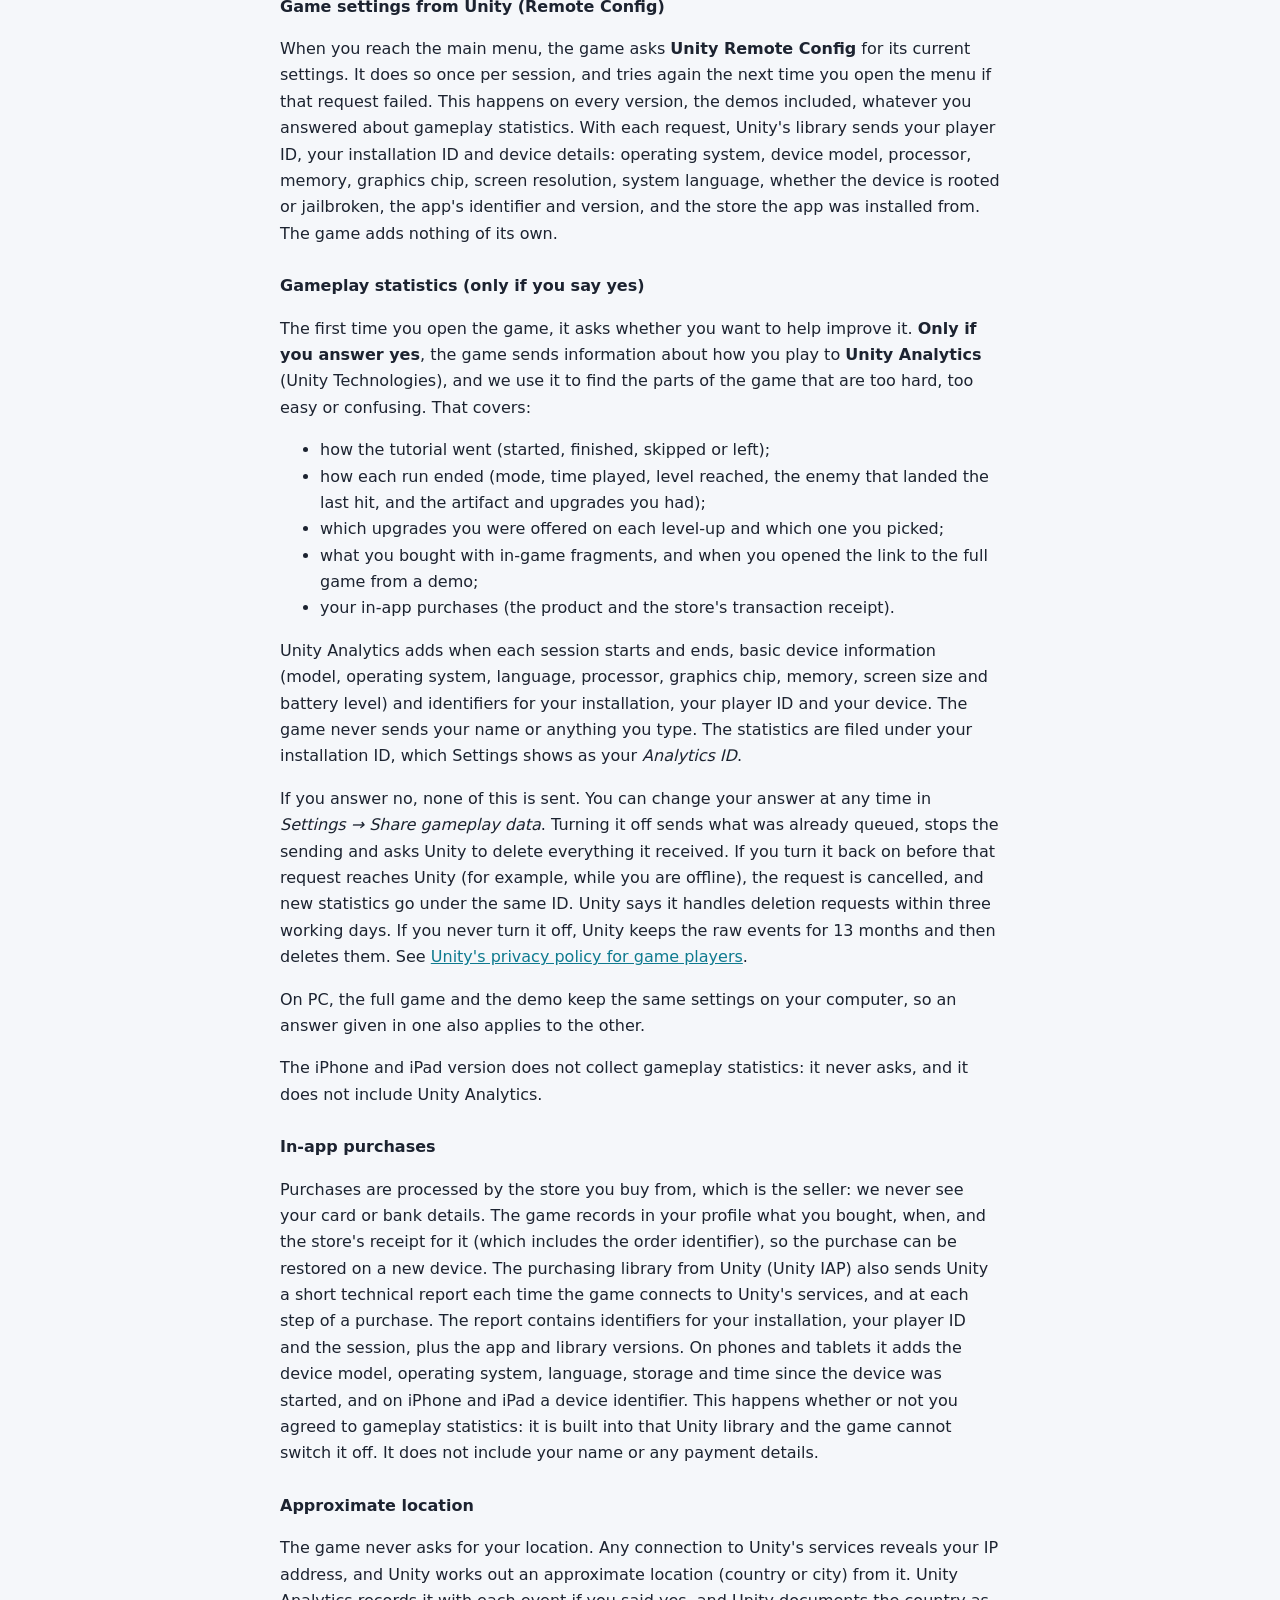
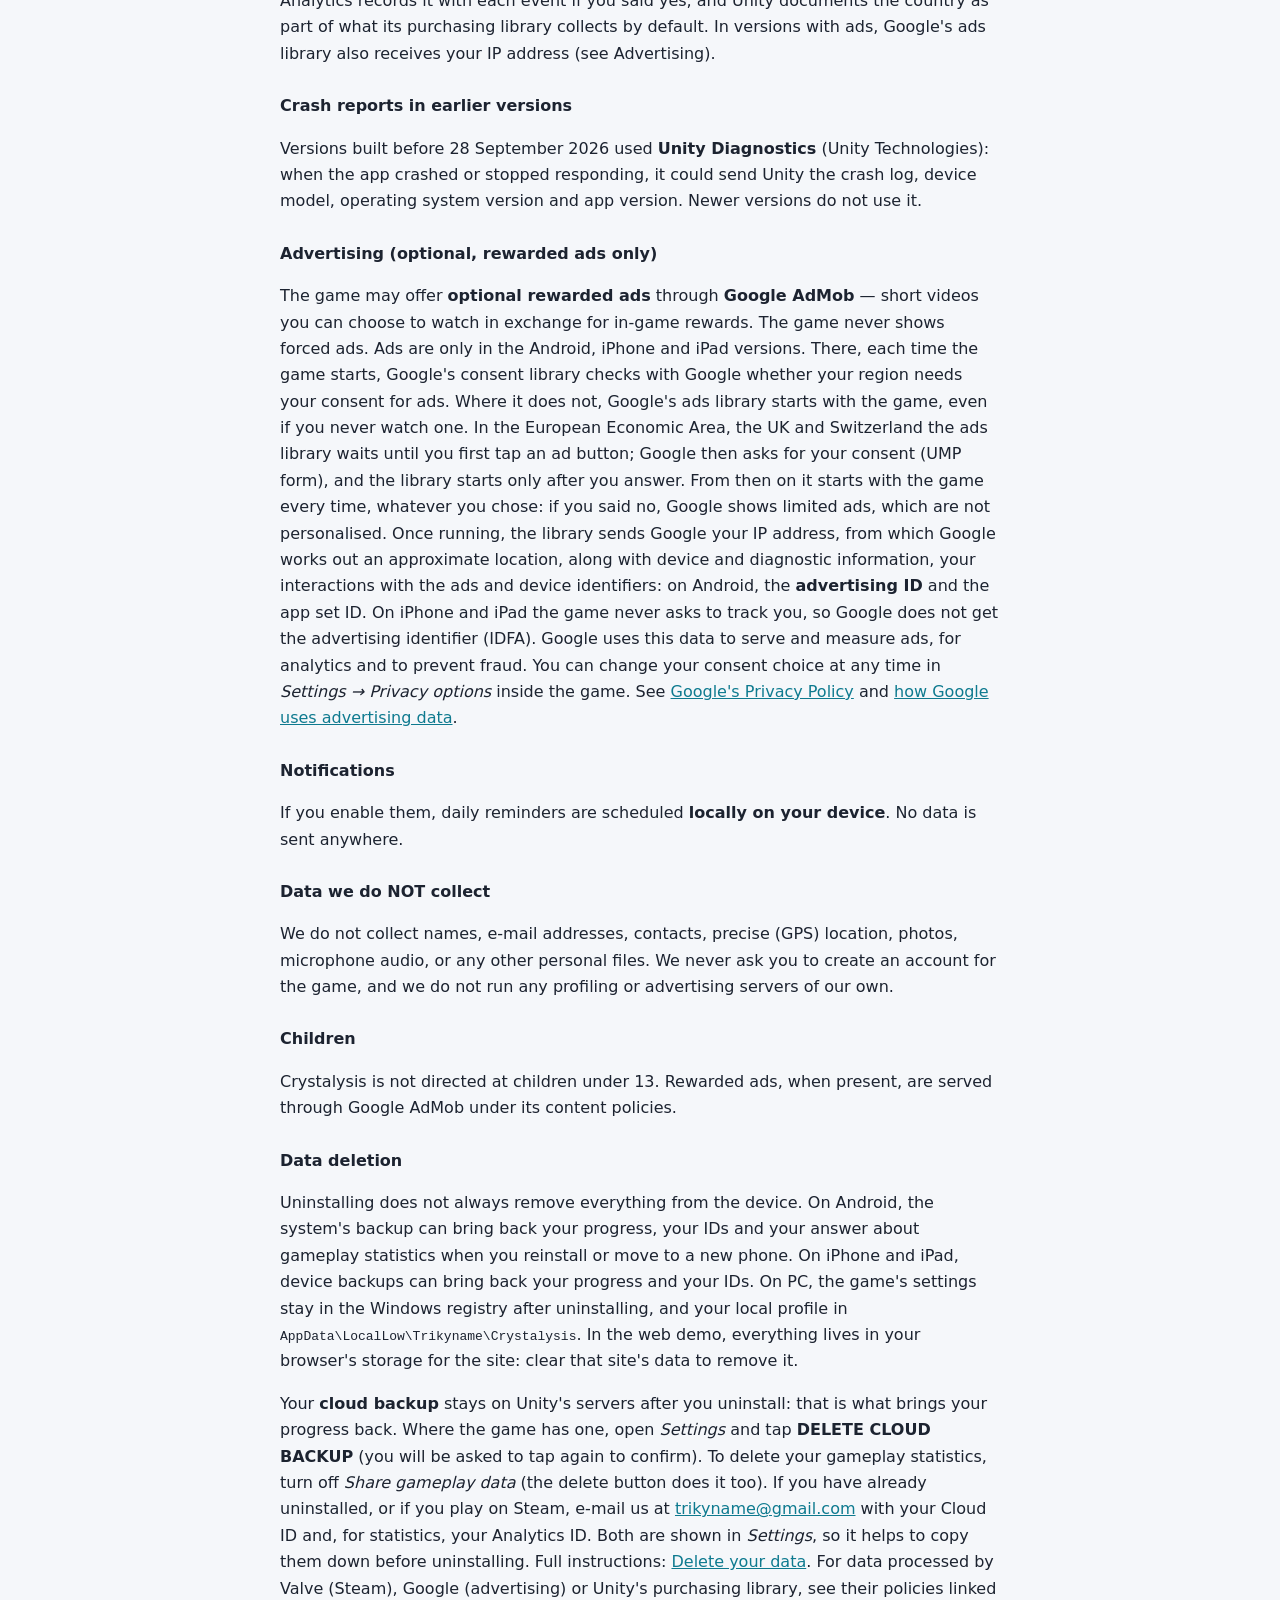
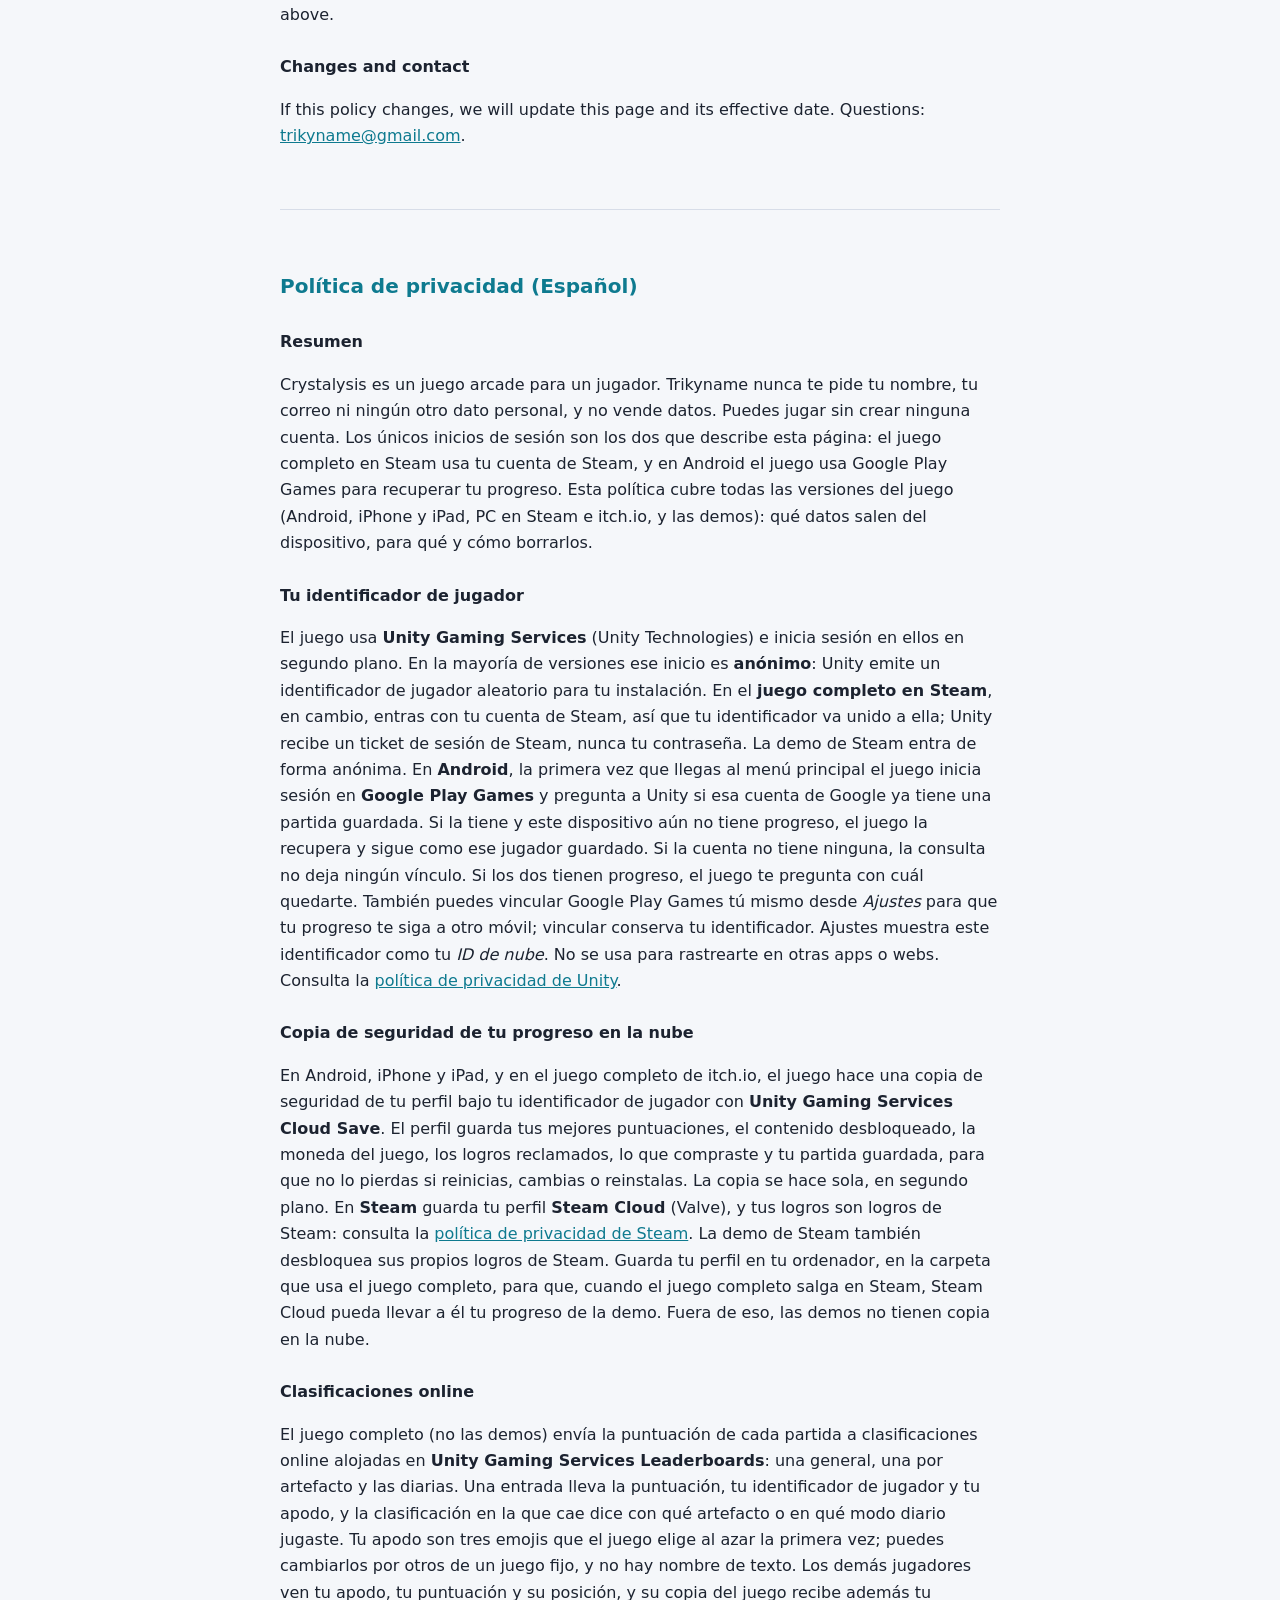
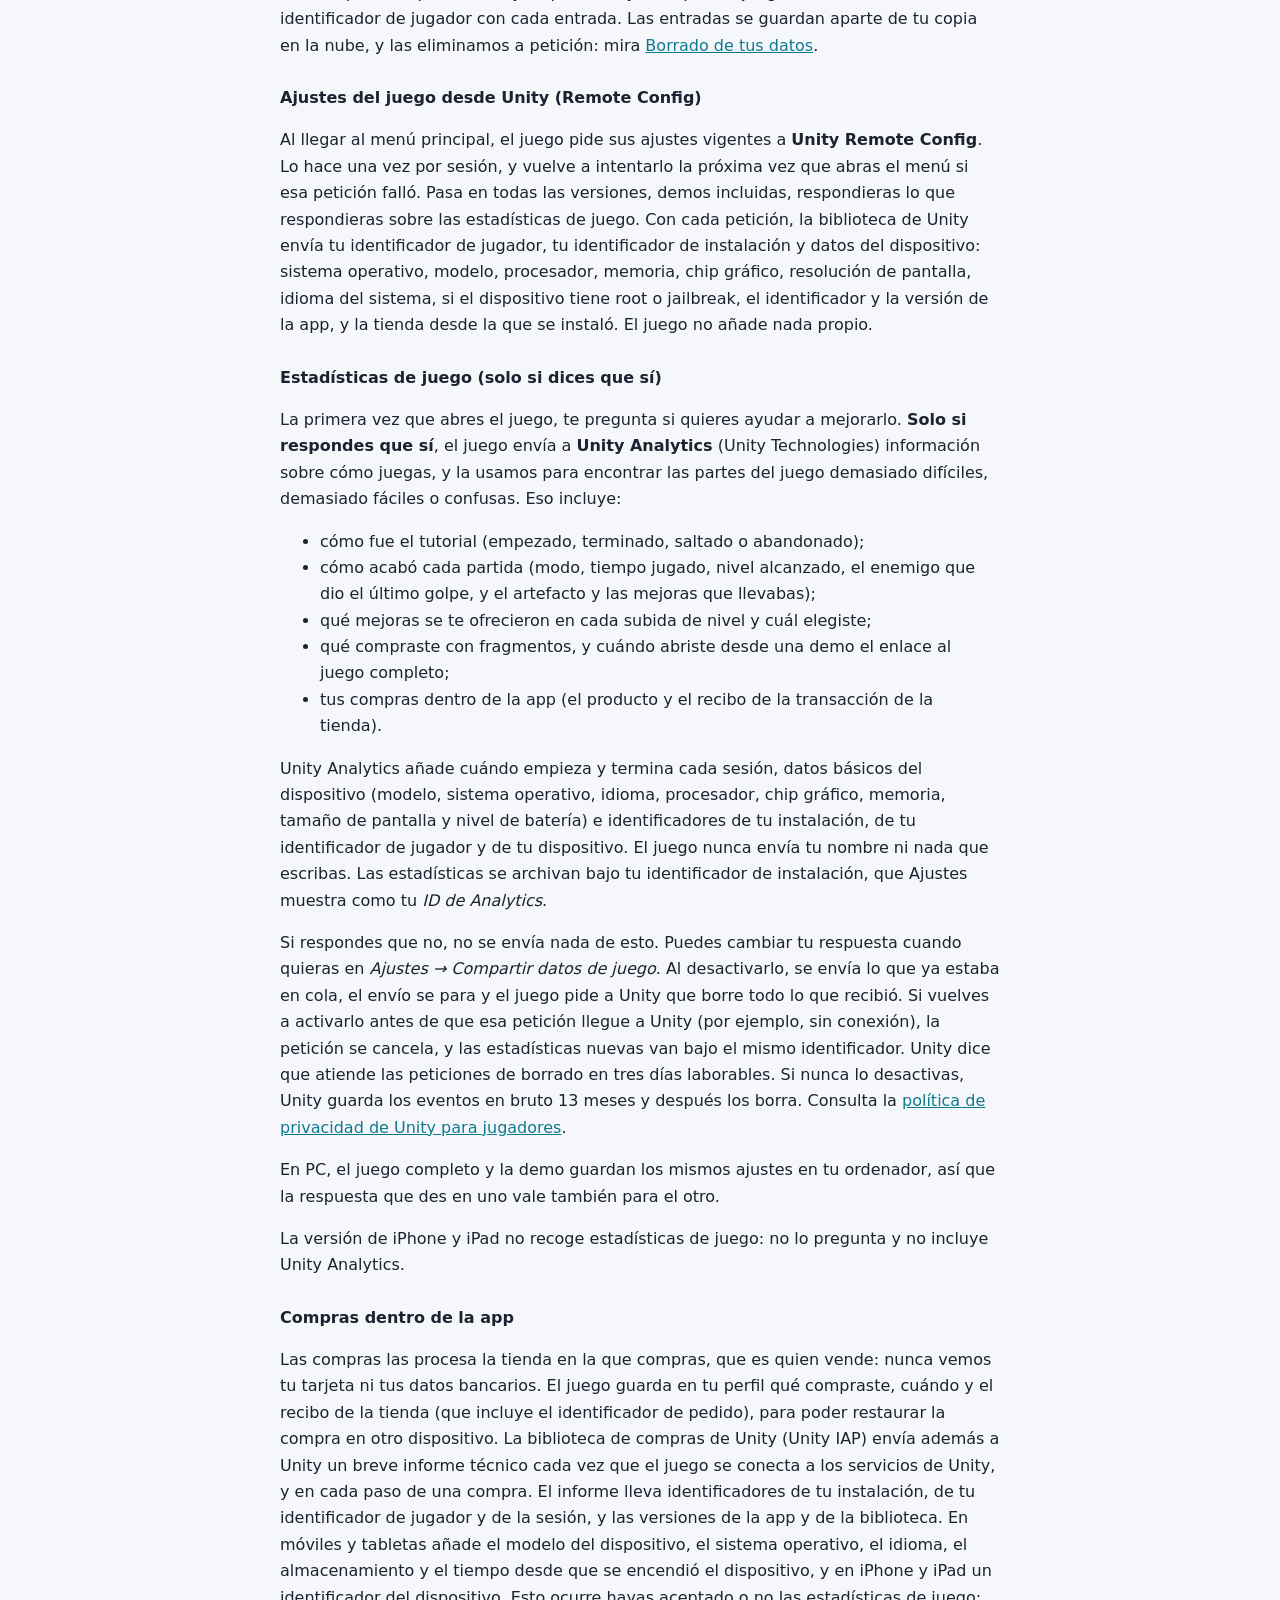
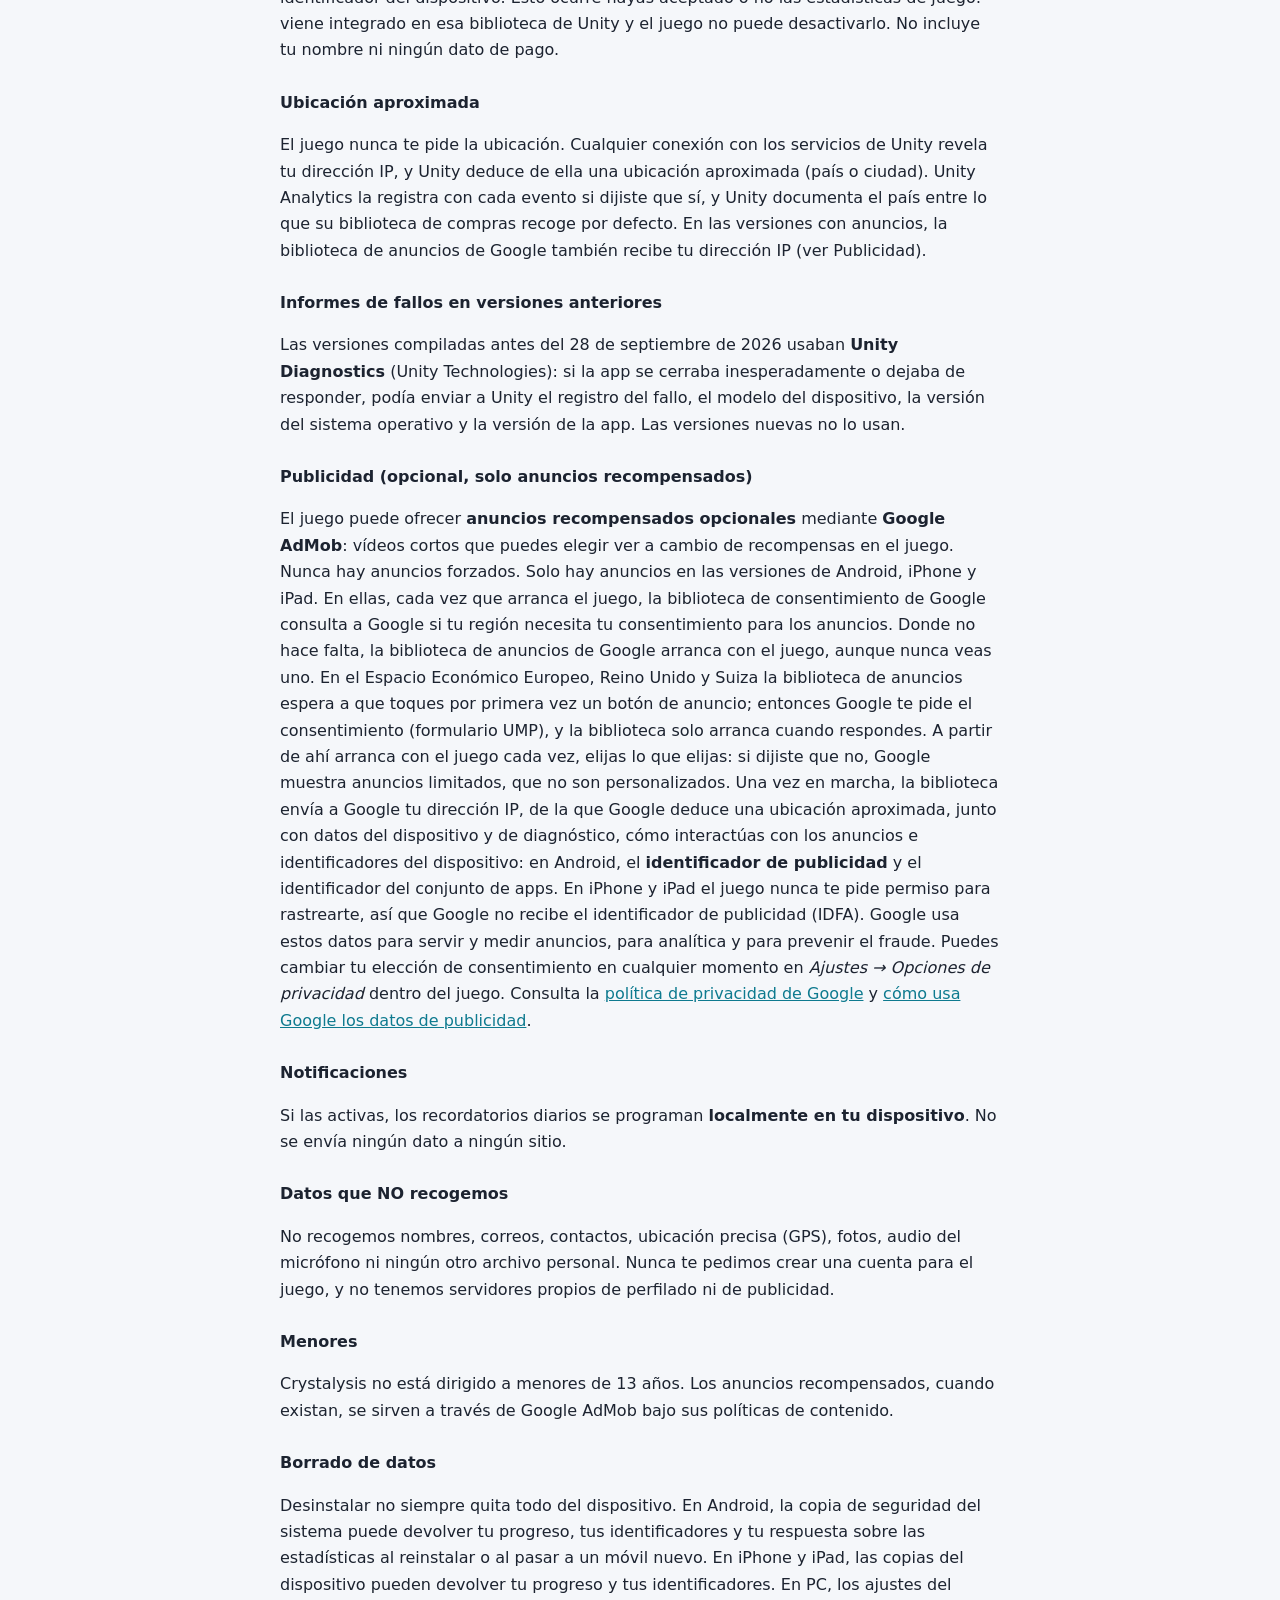
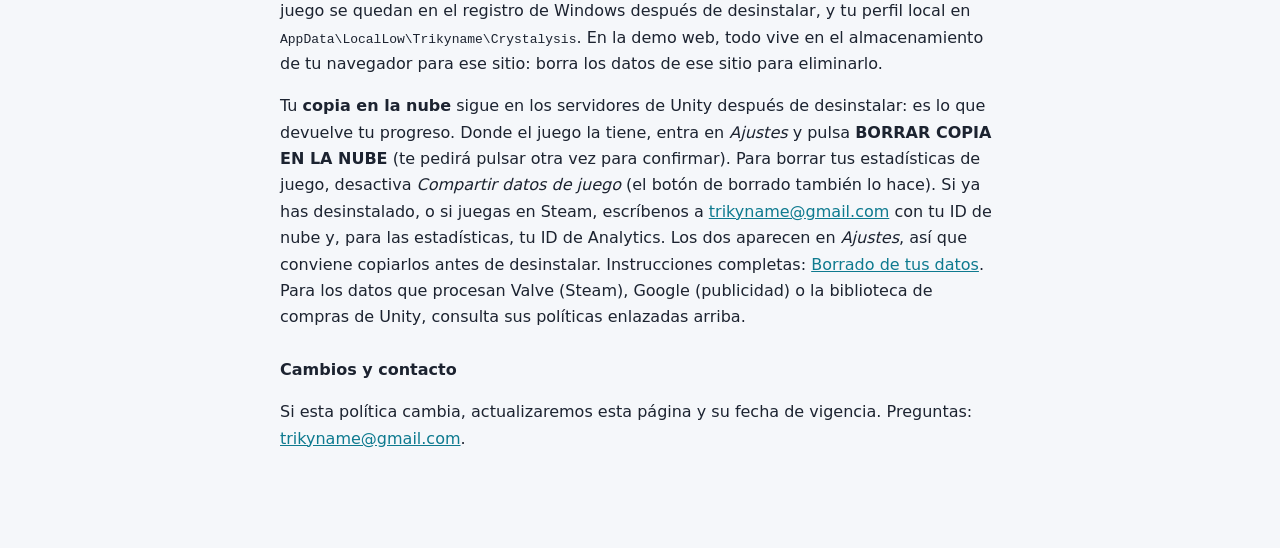
<file: privacy.html>
<!DOCTYPE html>
<html lang="en">
<head>
<meta charset="utf-8">
<meta name="viewport" content="width=device-width, initial-scale=1">
<title>Crystalysis — Privacy Policy</title>
<style>
  :root { color-scheme: light dark; }
  body { font-family: system-ui, -apple-system, "Segoe UI", sans-serif; margin: 0; padding: 40px 20px 80px;
         background: #0a0d16; color: #dbe2ee; line-height: 1.65; }
  main { max-width: 720px; margin: 0 auto; }
  h1 { font-size: 28px; letter-spacing: .12em; }
  h1 span { color: #59d9f2; }
  h2 { margin-top: 40px; font-size: 20px; color: #9beaf8; }
  h3 { margin-top: 26px; font-size: 16px; }
  a { color: #59d9f2; }
  .meta { color: #7c8698; font-size: 14px; }
  .lang { margin: 22px 0 34px; font-size: 14px; }
  hr { border: none; border-top: 1px solid #1d2433; margin: 60px 0; }
  @media (prefers-color-scheme: light) {
    body { background: #f5f7fa; color: #1c2330; }
    h2 { color: #0e7a8f; } a { color: #0e7a8f; }
    hr { border-top-color: #d7dde8; } .meta { color: #5b6472; }
  }
</style>
</head>
<body>
<main>
<h1>CRYSTA<span>LYSIS</span> — Privacy Policy</h1>
<p class="meta">Developer: Trikyname (Álvaro Colom) · Contact: trikyname@gmail.com · Effective date: 2026-09-30</p>
<p class="lang"><a href="#es">Versión en español más abajo ↓</a></p>

<h2 id="en">Privacy Policy (English)</h2>

<h3>Overview</h3>
<p>Crystalysis is a single-player arcade game. We (Trikyname) never ask for your name, e-mail address or any other personal information, and we do not sell data. You can play without creating an account. The only sign-ins are the two this page describes: the full game on Steam uses your Steam account, and on Android the game uses Google Play Games to restore your progress. This policy covers every version of the game (Android, iPhone and iPad, PC on Steam and itch.io, and the demos): what data leaves your device, what it is for and how to delete it.</p>

<h3>Your player ID</h3>
<p>The game uses <b>Unity Gaming Services</b> (Unity Technologies) and signs in to them in the background. On most versions that sign-in is <b>anonymous</b>: Unity issues a random player ID for your installation. In the <b>full game on Steam</b>, you are signed in with your Steam account instead, so your player ID is tied to it; Unity receives a session ticket from Steam, never your password. The Steam demo signs in anonymously. On <b>Android</b>, the first time you reach the main menu the game signs in to <b>Google Play Games</b> and asks Unity whether that Google account already has a saved game. If it has one and this device has no progress yet, the game restores it and carries on as that saved player. If the account has none, the check leaves no link behind. If both have progress, the game asks you which one to keep. You can also link Google Play Games yourself from <i>Settings</i> so that your progress can follow you to another phone; linking keeps your player ID. Settings shows this ID as your <i>Cloud ID</i>. It is not used to track you across other apps or websites. See <a href="https://unity.com/legal/privacy-policy">Unity's Privacy Policy</a>.</p>

<h3>Cloud backup of your progress</h3>
<p>On Android, iPhone and iPad, and the full game on itch.io, the game backs up your profile under your player ID with <b>Unity Gaming Services Cloud Save</b>. The profile holds your best scores, unlocked content, in-game currency, claimed achievements, what you bought and your saved run, so you do not lose them if you reset, change or reinstall. The backup happens automatically in the background. On <b>Steam</b>, <b>Steam Cloud</b> (Valve) keeps your profile instead, and your achievements are Steam achievements: see <a href="https://store.steampowered.com/privacy_agreement/">Steam's Privacy Policy</a>. The Steam demo unlocks its own Steam achievements too. It saves its profile on your computer, in the folder the full game uses, so that once the full game is out on Steam, Steam Cloud can carry your demo progress over to it. Other than that, the demos have no cloud backup.</p>

<h3>Online leaderboards</h3>
<p>The full game (not the demos) submits the score of each run to online leaderboards hosted by <b>Unity Gaming Services Leaderboards</b>: an overall board, one per artifact and the daily boards. An entry holds the score, your player ID and your handle, and the board it lands on shows which artifact or daily mode you played. Your handle is three emojis that the game picks at random the first time; you can swap them for others from a fixed set, and there is no text name. Other players see your handle, your score and its rank, and their copy of the game also receives your player ID with each entry. Entries are stored apart from your cloud backup, and we remove them on request: see <a href="delete-data.html">Delete your data</a>.</p>

<h3>Game settings from Unity (Remote Config)</h3>
<p>When you reach the main menu, the game asks <b>Unity Remote Config</b> for its current settings. It does so once per session, and tries again the next time you open the menu if that request failed. This happens on every version, the demos included, whatever you answered about gameplay statistics. With each request, Unity's library sends your player ID, your installation ID and device details: operating system, device model, processor, memory, graphics chip, screen resolution, system language, whether the device is rooted or jailbroken, the app's identifier and version, and the store the app was installed from. The game adds nothing of its own.</p>

<h3>Gameplay statistics (only if you say yes)</h3>
<p>The first time you open the game, it asks whether you want to help improve it. <b>Only if you answer yes</b>, the game sends information about how you play to <b>Unity Analytics</b> (Unity Technologies), and we use it to find the parts of the game that are too hard, too easy or confusing. That covers:</p>
<ul>
  <li>how the tutorial went (started, finished, skipped or left);</li>
  <li>how each run ended (mode, time played, level reached, the enemy that landed the last hit, and the artifact and upgrades you had);</li>
  <li>which upgrades you were offered on each level-up and which one you picked;</li>
  <li>what you bought with in-game fragments, and when you opened the link to the full game from a demo;</li>
  <li>your in-app purchases (the product and the store's transaction receipt).</li>
</ul>
<p>Unity Analytics adds when each session starts and ends, basic device information (model, operating system, language, processor, graphics chip, memory, screen size and battery level) and identifiers for your installation, your player ID and your device. The game never sends your name or anything you type. The statistics are filed under your installation ID, which Settings shows as your <i>Analytics ID</i>.</p>
<p>If you answer no, none of this is sent. You can change your answer at any time in <i>Settings → Share gameplay data</i>. Turning it off sends what was already queued, stops the sending and asks Unity to delete everything it received. If you turn it back on before that request reaches Unity (for example, while you are offline), the request is cancelled, and new statistics go under the same ID. Unity says it handles deletion requests within three working days. If you never turn it off, Unity keeps the raw events for 13 months and then deletes them. See <a href="https://unity.com/legal/game-player-and-app-user-privacy-policy">Unity's privacy policy for game players</a>.</p>
<p>On PC, the full game and the demo keep the same settings on your computer, so an answer given in one also applies to the other.</p>
<p>The iPhone and iPad version does not collect gameplay statistics: it never asks, and it does not include Unity Analytics.</p>

<h3>In-app purchases</h3>
<p>Purchases are processed by the store you buy from, which is the seller: we never see your card or bank details. The game records in your profile what you bought, when, and the store's receipt for it (which includes the order identifier), so the purchase can be restored on a new device. The purchasing library from Unity (Unity IAP) also sends Unity a short technical report each time the game connects to Unity's services, and at each step of a purchase. The report contains identifiers for your installation, your player ID and the session, plus the app and library versions. On phones and tablets it adds the device model, operating system, language, storage and time since the device was started, and on iPhone and iPad a device identifier. This happens whether or not you agreed to gameplay statistics: it is built into that Unity library and the game cannot switch it off. It does not include your name or any payment details.</p>

<h3>Approximate location</h3>
<p>The game never asks for your location. Any connection to Unity's services reveals your IP address, and Unity works out an approximate location (country or city) from it. Unity Analytics records it with each event if you said yes, and Unity documents the country as part of what its purchasing library collects by default. In versions with ads, Google's ads library also receives your IP address (see Advertising).</p>

<h3>Crash reports in earlier versions</h3>
<p>Versions built before 28 September 2026 used <b>Unity Diagnostics</b> (Unity Technologies): when the app crashed or stopped responding, it could send Unity the crash log, device model, operating system version and app version. Newer versions do not use it.</p>

<h3>Advertising (optional, rewarded ads only)</h3>
<p>The game may offer <b>optional rewarded ads</b> through <b>Google AdMob</b> — short videos you can choose to watch in exchange for in-game rewards. The game never shows forced ads. Ads are only in the Android, iPhone and iPad versions. There, each time the game starts, Google's consent library checks with Google whether your region needs your consent for ads. Where it does not, Google's ads library starts with the game, even if you never watch one. In the European Economic Area, the UK and Switzerland the ads library waits until you first tap an ad button; Google then asks for your consent (UMP form), and the library starts only after you answer. From then on it starts with the game every time, whatever you chose: if you said no, Google shows limited ads, which are not personalised. Once running, the library sends Google your IP address, from which Google works out an approximate location, along with device and diagnostic information, your interactions with the ads and device identifiers: on Android, the <b>advertising ID</b> and the app set ID. On iPhone and iPad the game never asks to track you, so Google does not get the advertising identifier (IDFA). Google uses this data to serve and measure ads, for analytics and to prevent fraud. You can change your consent choice at any time in <i>Settings → Privacy options</i> inside the game. See <a href="https://policies.google.com/privacy">Google's Privacy Policy</a> and <a href="https://support.google.com/admob/answer/6128543">how Google uses advertising data</a>.</p>

<h3>Notifications</h3>
<p>If you enable them, daily reminders are scheduled <b>locally on your device</b>. No data is sent anywhere.</p>

<h3>Data we do NOT collect</h3>
<p>We do not collect names, e-mail addresses, contacts, precise (GPS) location, photos, microphone audio, or any other personal files. We never ask you to create an account for the game, and we do not run any profiling or advertising servers of our own.</p>

<h3>Children</h3>
<p>Crystalysis is not directed at children under 13. Rewarded ads, when present, are served through Google AdMob under its content policies.</p>

<h3>Data deletion</h3>
<p>Uninstalling does not always remove everything from the device. On Android, the system's backup can bring back your progress, your IDs and your answer about gameplay statistics when you reinstall or move to a new phone. On iPhone and iPad, device backups can bring back your progress and your IDs. On PC, the game's settings stay in the Windows registry after uninstalling, and your local profile in <code>AppData\LocalLow\Trikyname\Crystalysis</code>. In the web demo, everything lives in your browser's storage for the site: clear that site's data to remove it.</p>
<p>Your <b>cloud backup</b> stays on Unity's servers after you uninstall: that is what brings your progress back. Where the game has one, open <i>Settings</i> and tap <b>DELETE CLOUD BACKUP</b> (you will be asked to tap again to confirm). To delete your gameplay statistics, turn off <i>Share gameplay data</i> (the delete button does it too). If you have already uninstalled, or if you play on Steam, e-mail us at <a href="mailto:trikyname@gmail.com">trikyname@gmail.com</a> with your Cloud ID and, for statistics, your Analytics ID. Both are shown in <i>Settings</i>, so it helps to copy them down before uninstalling. Full instructions: <a href="delete-data.html">Delete your data</a>. For data processed by Valve (Steam), Google (advertising) or Unity's purchasing library, see their policies linked above.</p>

<h3>Changes and contact</h3>
<p>If this policy changes, we will update this page and its effective date. Questions: <a href="mailto:trikyname@gmail.com">trikyname@gmail.com</a>.</p>

<hr>

<h2 id="es">Política de privacidad (Español)</h2>

<h3>Resumen</h3>
<p>Crystalysis es un juego arcade para un jugador. Trikyname nunca te pide tu nombre, tu correo ni ningún otro dato personal, y no vende datos. Puedes jugar sin crear ninguna cuenta. Los únicos inicios de sesión son los dos que describe esta página: el juego completo en Steam usa tu cuenta de Steam, y en Android el juego usa Google Play Games para recuperar tu progreso. Esta política cubre todas las versiones del juego (Android, iPhone y iPad, PC en Steam e itch.io, y las demos): qué datos salen del dispositivo, para qué y cómo borrarlos.</p>

<h3>Tu identificador de jugador</h3>
<p>El juego usa <b>Unity Gaming Services</b> (Unity Technologies) e inicia sesión en ellos en segundo plano. En la mayoría de versiones ese inicio es <b>anónimo</b>: Unity emite un identificador de jugador aleatorio para tu instalación. En el <b>juego completo en Steam</b>, en cambio, entras con tu cuenta de Steam, así que tu identificador va unido a ella; Unity recibe un ticket de sesión de Steam, nunca tu contraseña. La demo de Steam entra de forma anónima. En <b>Android</b>, la primera vez que llegas al menú principal el juego inicia sesión en <b>Google Play Games</b> y pregunta a Unity si esa cuenta de Google ya tiene una partida guardada. Si la tiene y este dispositivo aún no tiene progreso, el juego la recupera y sigue como ese jugador guardado. Si la cuenta no tiene ninguna, la consulta no deja ningún vínculo. Si los dos tienen progreso, el juego te pregunta con cuál quedarte. También puedes vincular Google Play Games tú mismo desde <i>Ajustes</i> para que tu progreso te siga a otro móvil; vincular conserva tu identificador. Ajustes muestra este identificador como tu <i>ID de nube</i>. No se usa para rastrearte en otras apps o webs. Consulta la <a href="https://unity.com/legal/privacy-policy">política de privacidad de Unity</a>.</p>

<h3>Copia de seguridad de tu progreso en la nube</h3>
<p>En Android, iPhone y iPad, y en el juego completo de itch.io, el juego hace una copia de seguridad de tu perfil bajo tu identificador de jugador con <b>Unity Gaming Services Cloud Save</b>. El perfil guarda tus mejores puntuaciones, el contenido desbloqueado, la moneda del juego, los logros reclamados, lo que compraste y tu partida guardada, para que no lo pierdas si reinicias, cambias o reinstalas. La copia se hace sola, en segundo plano. En <b>Steam</b> guarda tu perfil <b>Steam Cloud</b> (Valve), y tus logros son logros de Steam: consulta la <a href="https://store.steampowered.com/privacy_agreement/?l=spanish">política de privacidad de Steam</a>. La demo de Steam también desbloquea sus propios logros de Steam. Guarda tu perfil en tu ordenador, en la carpeta que usa el juego completo, para que, cuando el juego completo salga en Steam, Steam Cloud pueda llevar a él tu progreso de la demo. Fuera de eso, las demos no tienen copia en la nube.</p>

<h3>Clasificaciones online</h3>
<p>El juego completo (no las demos) envía la puntuación de cada partida a clasificaciones online alojadas en <b>Unity Gaming Services Leaderboards</b>: una general, una por artefacto y las diarias. Una entrada lleva la puntuación, tu identificador de jugador y tu apodo, y la clasificación en la que cae dice con qué artefacto o en qué modo diario jugaste. Tu apodo son tres emojis que el juego elige al azar la primera vez; puedes cambiarlos por otros de un juego fijo, y no hay nombre de texto. Los demás jugadores ven tu apodo, tu puntuación y su posición, y su copia del juego recibe además tu identificador de jugador con cada entrada. Las entradas se guardan aparte de tu copia en la nube, y las eliminamos a petición: mira <a href="delete-data.html">Borrado de tus datos</a>.</p>

<h3>Ajustes del juego desde Unity (Remote Config)</h3>
<p>Al llegar al menú principal, el juego pide sus ajustes vigentes a <b>Unity Remote Config</b>. Lo hace una vez por sesión, y vuelve a intentarlo la próxima vez que abras el menú si esa petición falló. Pasa en todas las versiones, demos incluidas, respondieras lo que respondieras sobre las estadísticas de juego. Con cada petición, la biblioteca de Unity envía tu identificador de jugador, tu identificador de instalación y datos del dispositivo: sistema operativo, modelo, procesador, memoria, chip gráfico, resolución de pantalla, idioma del sistema, si el dispositivo tiene root o jailbreak, el identificador y la versión de la app, y la tienda desde la que se instaló. El juego no añade nada propio.</p>

<h3>Estadísticas de juego (solo si dices que sí)</h3>
<p>La primera vez que abres el juego, te pregunta si quieres ayudar a mejorarlo. <b>Solo si respondes que sí</b>, el juego envía a <b>Unity Analytics</b> (Unity Technologies) información sobre cómo juegas, y la usamos para encontrar las partes del juego demasiado difíciles, demasiado fáciles o confusas. Eso incluye:</p>
<ul>
  <li>cómo fue el tutorial (empezado, terminado, saltado o abandonado);</li>
  <li>cómo acabó cada partida (modo, tiempo jugado, nivel alcanzado, el enemigo que dio el último golpe, y el artefacto y las mejoras que llevabas);</li>
  <li>qué mejoras se te ofrecieron en cada subida de nivel y cuál elegiste;</li>
  <li>qué compraste con fragmentos, y cuándo abriste desde una demo el enlace al juego completo;</li>
  <li>tus compras dentro de la app (el producto y el recibo de la transacción de la tienda).</li>
</ul>
<p>Unity Analytics añade cuándo empieza y termina cada sesión, datos básicos del dispositivo (modelo, sistema operativo, idioma, procesador, chip gráfico, memoria, tamaño de pantalla y nivel de batería) e identificadores de tu instalación, de tu identificador de jugador y de tu dispositivo. El juego nunca envía tu nombre ni nada que escribas. Las estadísticas se archivan bajo tu identificador de instalación, que Ajustes muestra como tu <i>ID de Analytics</i>.</p>
<p>Si respondes que no, no se envía nada de esto. Puedes cambiar tu respuesta cuando quieras en <i>Ajustes → Compartir datos de juego</i>. Al desactivarlo, se envía lo que ya estaba en cola, el envío se para y el juego pide a Unity que borre todo lo que recibió. Si vuelves a activarlo antes de que esa petición llegue a Unity (por ejemplo, sin conexión), la petición se cancela, y las estadísticas nuevas van bajo el mismo identificador. Unity dice que atiende las peticiones de borrado en tres días laborables. Si nunca lo desactivas, Unity guarda los eventos en bruto 13 meses y después los borra. Consulta la <a href="https://unity.com/legal/game-player-and-app-user-privacy-policy">política de privacidad de Unity para jugadores</a>.</p>
<p>En PC, el juego completo y la demo guardan los mismos ajustes en tu ordenador, así que la respuesta que des en uno vale también para el otro.</p>
<p>La versión de iPhone y iPad no recoge estadísticas de juego: no lo pregunta y no incluye Unity Analytics.</p>

<h3>Compras dentro de la app</h3>
<p>Las compras las procesa la tienda en la que compras, que es quien vende: nunca vemos tu tarjeta ni tus datos bancarios. El juego guarda en tu perfil qué compraste, cuándo y el recibo de la tienda (que incluye el identificador de pedido), para poder restaurar la compra en otro dispositivo. La biblioteca de compras de Unity (Unity IAP) envía además a Unity un breve informe técnico cada vez que el juego se conecta a los servicios de Unity, y en cada paso de una compra. El informe lleva identificadores de tu instalación, de tu identificador de jugador y de la sesión, y las versiones de la app y de la biblioteca. En móviles y tabletas añade el modelo del dispositivo, el sistema operativo, el idioma, el almacenamiento y el tiempo desde que se encendió el dispositivo, y en iPhone y iPad un identificador del dispositivo. Esto ocurre hayas aceptado o no las estadísticas de juego: viene integrado en esa biblioteca de Unity y el juego no puede desactivarlo. No incluye tu nombre ni ningún dato de pago.</p>

<h3>Ubicación aproximada</h3>
<p>El juego nunca te pide la ubicación. Cualquier conexión con los servicios de Unity revela tu dirección IP, y Unity deduce de ella una ubicación aproximada (país o ciudad). Unity Analytics la registra con cada evento si dijiste que sí, y Unity documenta el país entre lo que su biblioteca de compras recoge por defecto. En las versiones con anuncios, la biblioteca de anuncios de Google también recibe tu dirección IP (ver Publicidad).</p>

<h3>Informes de fallos en versiones anteriores</h3>
<p>Las versiones compiladas antes del 28 de septiembre de 2026 usaban <b>Unity Diagnostics</b> (Unity Technologies): si la app se cerraba inesperadamente o dejaba de responder, podía enviar a Unity el registro del fallo, el modelo del dispositivo, la versión del sistema operativo y la versión de la app. Las versiones nuevas no lo usan.</p>

<h3>Publicidad (opcional, solo anuncios recompensados)</h3>
<p>El juego puede ofrecer <b>anuncios recompensados opcionales</b> mediante <b>Google AdMob</b>: vídeos cortos que puedes elegir ver a cambio de recompensas en el juego. Nunca hay anuncios forzados. Solo hay anuncios en las versiones de Android, iPhone y iPad. En ellas, cada vez que arranca el juego, la biblioteca de consentimiento de Google consulta a Google si tu región necesita tu consentimiento para los anuncios. Donde no hace falta, la biblioteca de anuncios de Google arranca con el juego, aunque nunca veas uno. En el Espacio Económico Europeo, Reino Unido y Suiza la biblioteca de anuncios espera a que toques por primera vez un botón de anuncio; entonces Google te pide el consentimiento (formulario UMP), y la biblioteca solo arranca cuando respondes. A partir de ahí arranca con el juego cada vez, elijas lo que elijas: si dijiste que no, Google muestra anuncios limitados, que no son personalizados. Una vez en marcha, la biblioteca envía a Google tu dirección IP, de la que Google deduce una ubicación aproximada, junto con datos del dispositivo y de diagnóstico, cómo interactúas con los anuncios e identificadores del dispositivo: en Android, el <b>identificador de publicidad</b> y el identificador del conjunto de apps. En iPhone y iPad el juego nunca te pide permiso para rastrearte, así que Google no recibe el identificador de publicidad (IDFA). Google usa estos datos para servir y medir anuncios, para analítica y para prevenir el fraude. Puedes cambiar tu elección de consentimiento en cualquier momento en <i>Ajustes → Opciones de privacidad</i> dentro del juego. Consulta la <a href="https://policies.google.com/privacy?hl=es">política de privacidad de Google</a> y <a href="https://support.google.com/admob/answer/6128543?hl=es">cómo usa Google los datos de publicidad</a>.</p>

<h3>Notificaciones</h3>
<p>Si las activas, los recordatorios diarios se programan <b>localmente en tu dispositivo</b>. No se envía ningún dato a ningún sitio.</p>

<h3>Datos que NO recogemos</h3>
<p>No recogemos nombres, correos, contactos, ubicación precisa (GPS), fotos, audio del micrófono ni ningún otro archivo personal. Nunca te pedimos crear una cuenta para el juego, y no tenemos servidores propios de perfilado ni de publicidad.</p>

<h3>Menores</h3>
<p>Crystalysis no está dirigido a menores de 13 años. Los anuncios recompensados, cuando existan, se sirven a través de Google AdMob bajo sus políticas de contenido.</p>

<h3>Borrado de datos</h3>
<p>Desinstalar no siempre quita todo del dispositivo. En Android, la copia de seguridad del sistema puede devolver tu progreso, tus identificadores y tu respuesta sobre las estadísticas al reinstalar o al pasar a un móvil nuevo. En iPhone y iPad, las copias del dispositivo pueden devolver tu progreso y tus identificadores. En PC, los ajustes del juego se quedan en el registro de Windows después de desinstalar, y tu perfil local en <code>AppData\LocalLow\Trikyname\Crystalysis</code>. En la demo web, todo vive en el almacenamiento de tu navegador para ese sitio: borra los datos de ese sitio para eliminarlo.</p>
<p>Tu <b>copia en la nube</b> sigue en los servidores de Unity después de desinstalar: es lo que devuelve tu progreso. Donde el juego la tiene, entra en <i>Ajustes</i> y pulsa <b>BORRAR COPIA EN LA NUBE</b> (te pedirá pulsar otra vez para confirmar). Para borrar tus estadísticas de juego, desactiva <i>Compartir datos de juego</i> (el botón de borrado también lo hace). Si ya has desinstalado, o si juegas en Steam, escríbenos a <a href="mailto:trikyname@gmail.com">trikyname@gmail.com</a> con tu ID de nube y, para las estadísticas, tu ID de Analytics. Los dos aparecen en <i>Ajustes</i>, así que conviene copiarlos antes de desinstalar. Instrucciones completas: <a href="delete-data.html">Borrado de tus datos</a>. Para los datos que procesan Valve (Steam), Google (publicidad) o la biblioteca de compras de Unity, consulta sus políticas enlazadas arriba.</p>

<h3>Cambios y contacto</h3>
<p>Si esta política cambia, actualizaremos esta página y su fecha de vigencia. Preguntas: <a href="mailto:trikyname@gmail.com">trikyname@gmail.com</a>.</p>

</main>
</body>
</html>
</file>
<file: site.css>
/* site.css — lo que comparten la landing y el press kit: la fuente del juego, sus tokens y las
   superficies del navegador (seleccion, foco, scroll), que tambien son marca. */

@font-face { font-family: "Space Grotesk"; src: url("fonts/SpaceGrotesk-Regular.ttf") format("truetype");
             font-weight: 400; font-display: swap; }
@font-face { font-family: "Space Grotesk"; src: url("fonts/SpaceGrotesk-Medium.ttf") format("truetype");
             font-weight: 500; font-display: swap; }
@font-face { font-family: "Space Grotesk"; src: url("fonts/SpaceGrotesk-Bold.ttf") format("truetype");
             font-weight: 700; font-display: swap; }

:root {
  /* Tokens del juego (UI/Tokens.uss). La web no se inventa la marca. */
  --arena:   #0A0D11;
  --arena-2: #10151B;
  --linea:   #1E252E;
  --cian:    #59D9F2;
  --cian-hi: #7EE5FA;
  --ambar:   #F4CB6E;
  --texto-1: #EAF2F6;
  --texto-2: #C3D0D8;
  --texto-3: #8A99A4;
  --sobre-cian: #06171D;
  --fuente: "Space Grotesk", system-ui, -apple-system, "Segoe UI", sans-serif;
  color-scheme: dark;
  accent-color: var(--cian);
}

::selection { background: var(--cian); color: var(--sobre-cian); }
html { scrollbar-color: #2A333D var(--arena); }
:focus-visible { outline: 2px solid var(--cian); outline-offset: 4px; border-radius: 4px; }
a { text-underline-offset: .22em; text-decoration-thickness: 1px; }

/* El wordmark del menu: CRYSTAL en blanco, YSIS en cian, muy espaciado. */
.wordmark { font-family: var(--fuente); font-weight: 700; letter-spacing: .17em; color: var(--texto-1);
            margin: 0; line-height: 1.05; }
.wordmark span { color: var(--cian); }

/* El boton del menu: pildora cian con texto oscuro y un triangulo delante. */
.cta { display: inline-flex; align-items: center; gap: 12px; background: var(--cian);
       color: var(--sobre-cian); font-weight: 700; letter-spacing: .08em; text-decoration: none;
       border-radius: 999px; padding: 15px 34px; font-size: 15px; text-transform: uppercase;
       box-shadow: 0 8px 30px -6px rgba(89,217,242,.45);
       transition: background .15s, transform .2s cubic-bezier(.16,1,.3,1), box-shadow .2s; }
.cta:hover { background: var(--cian-hi); transform: translateY(-2px);
             box-shadow: 0 14px 36px -8px rgba(89,217,242,.55); }
.cta svg { flex: none; }

@media (prefers-reduced-motion: reduce) {
  .cta, .cta:hover { transition: none; transform: none; }
}
</file>
